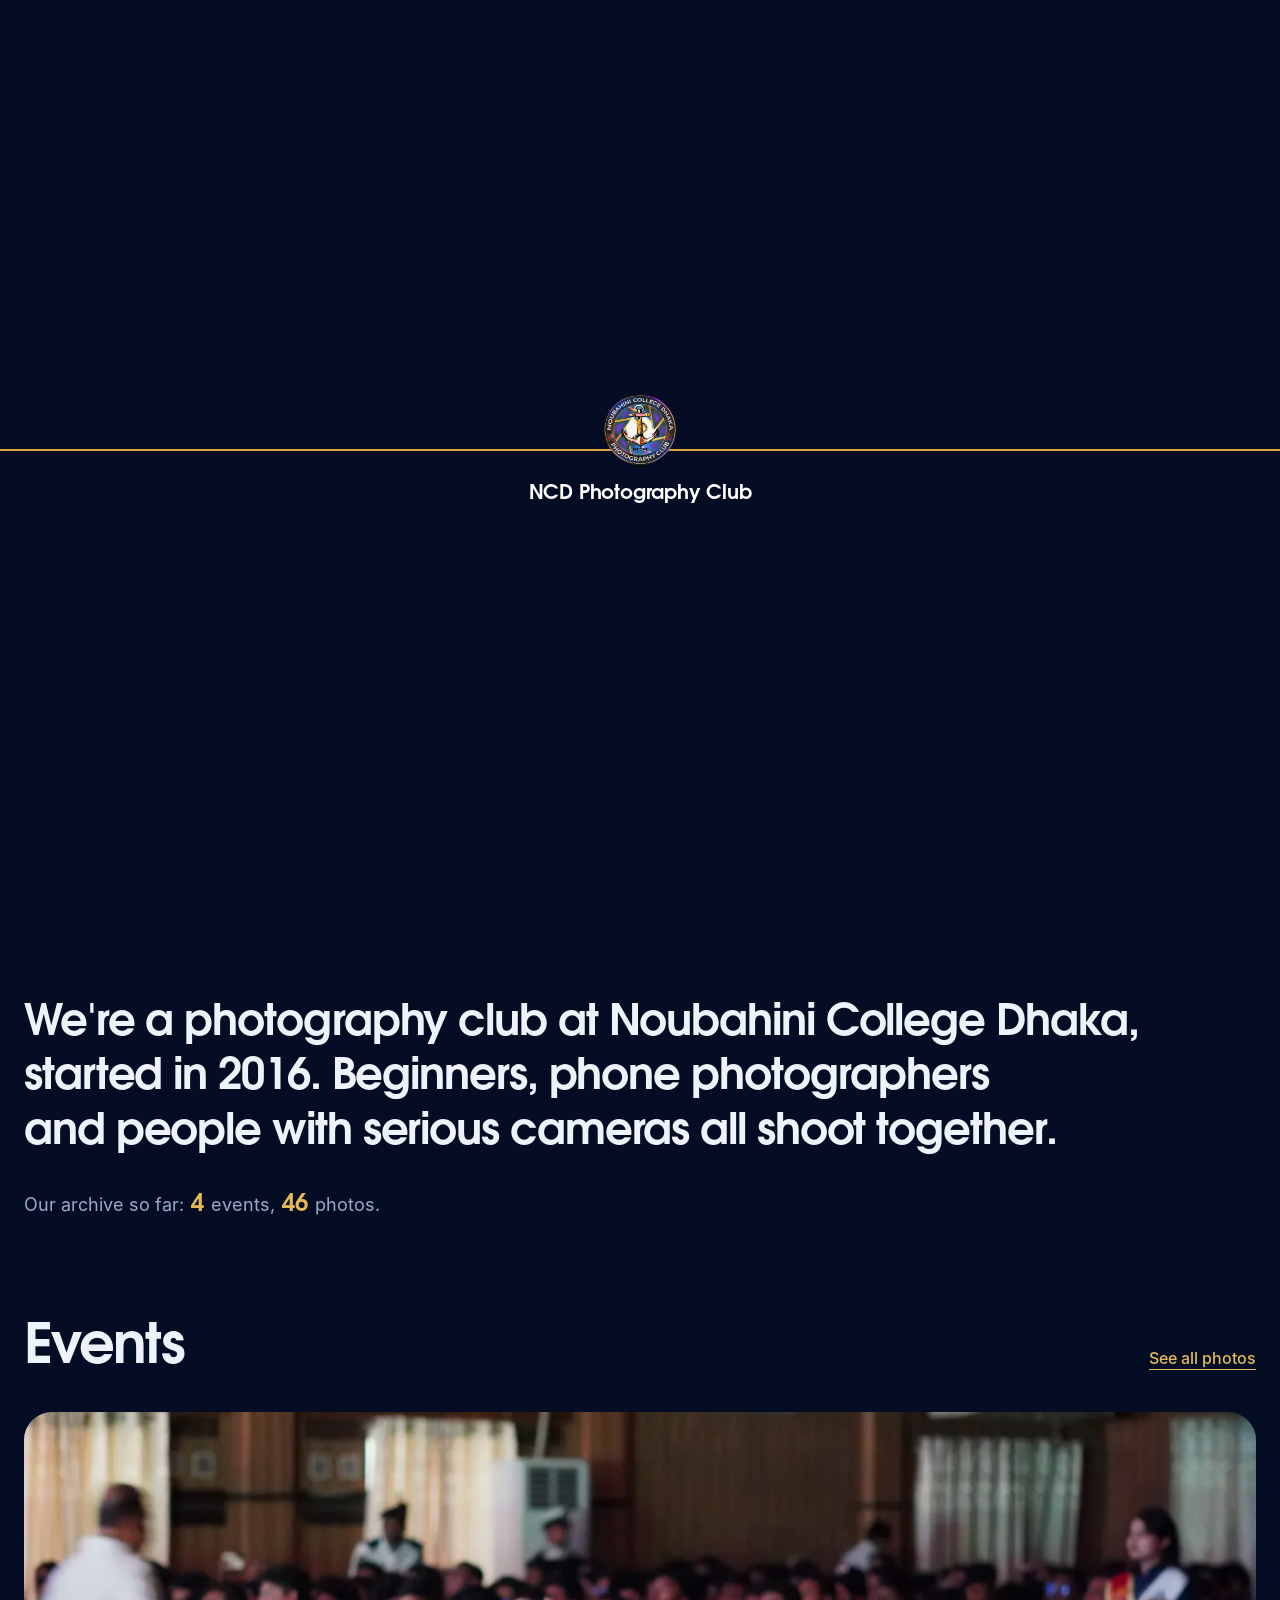
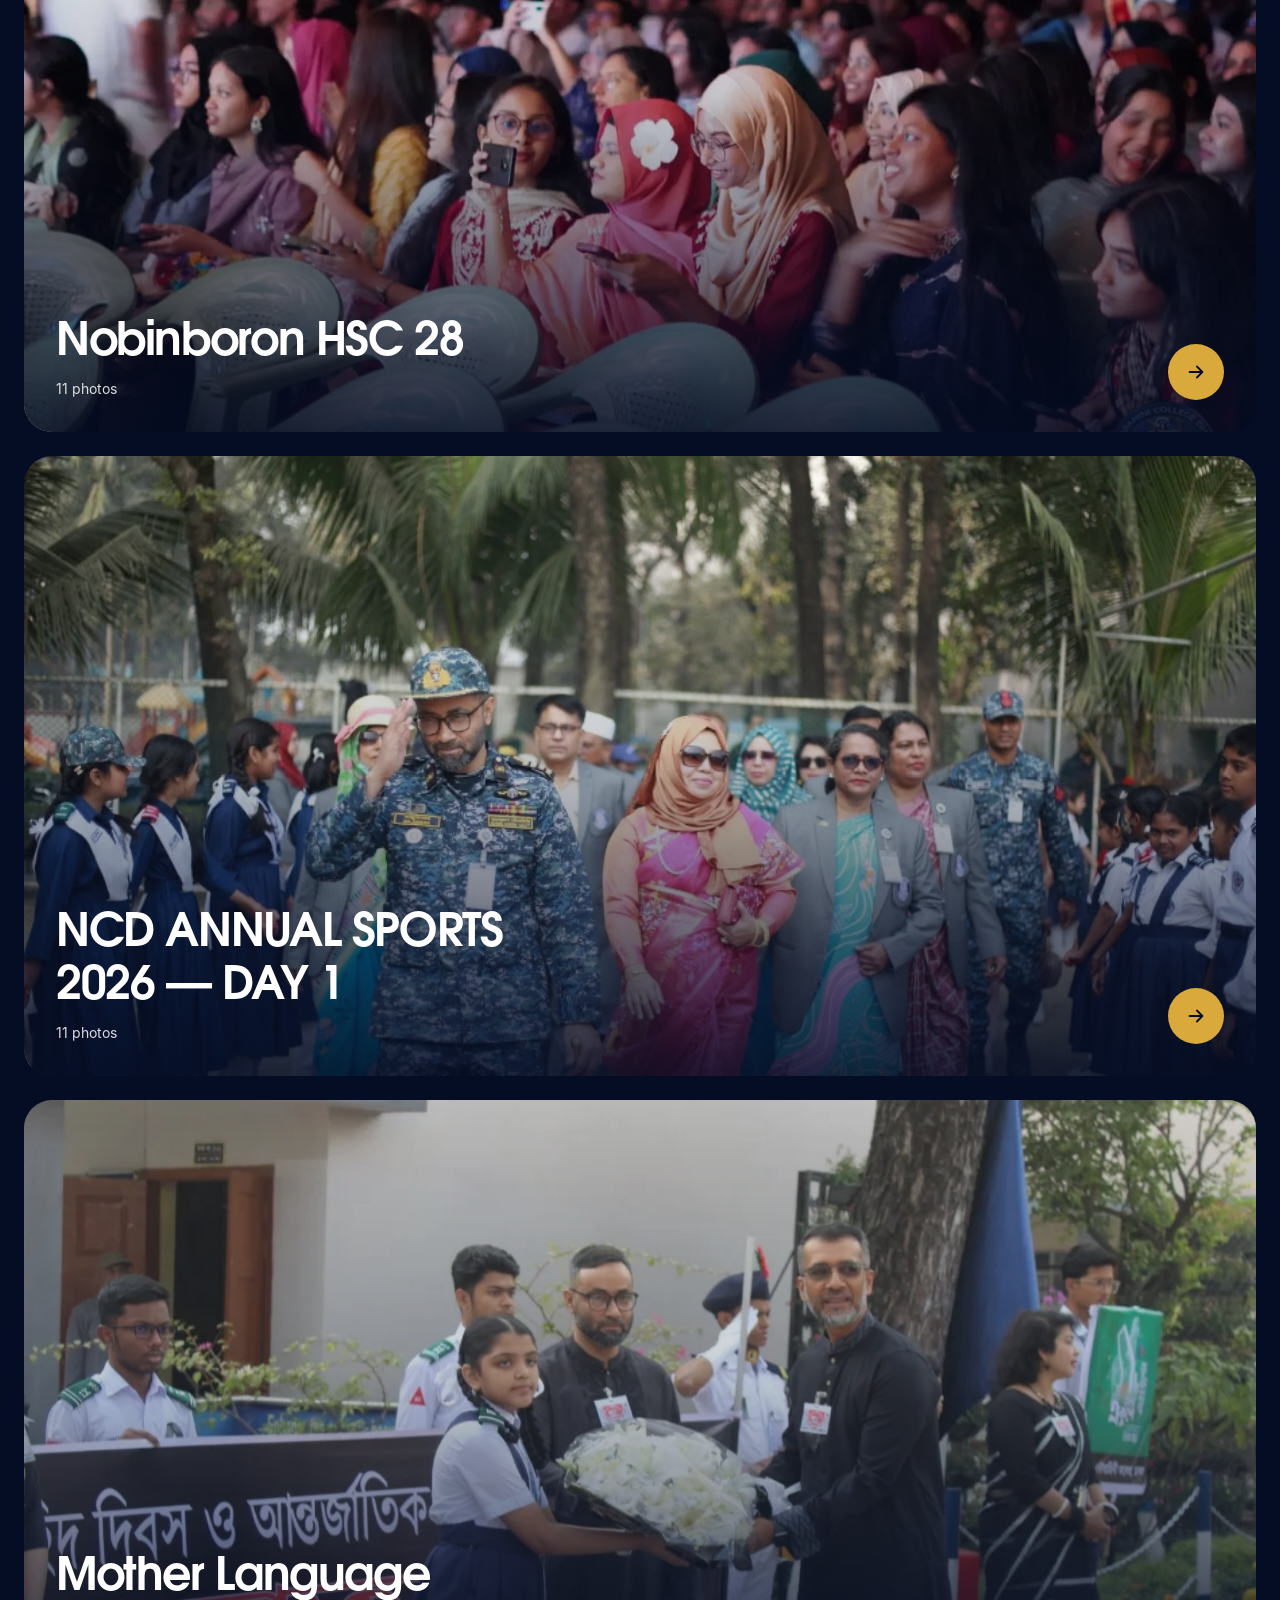
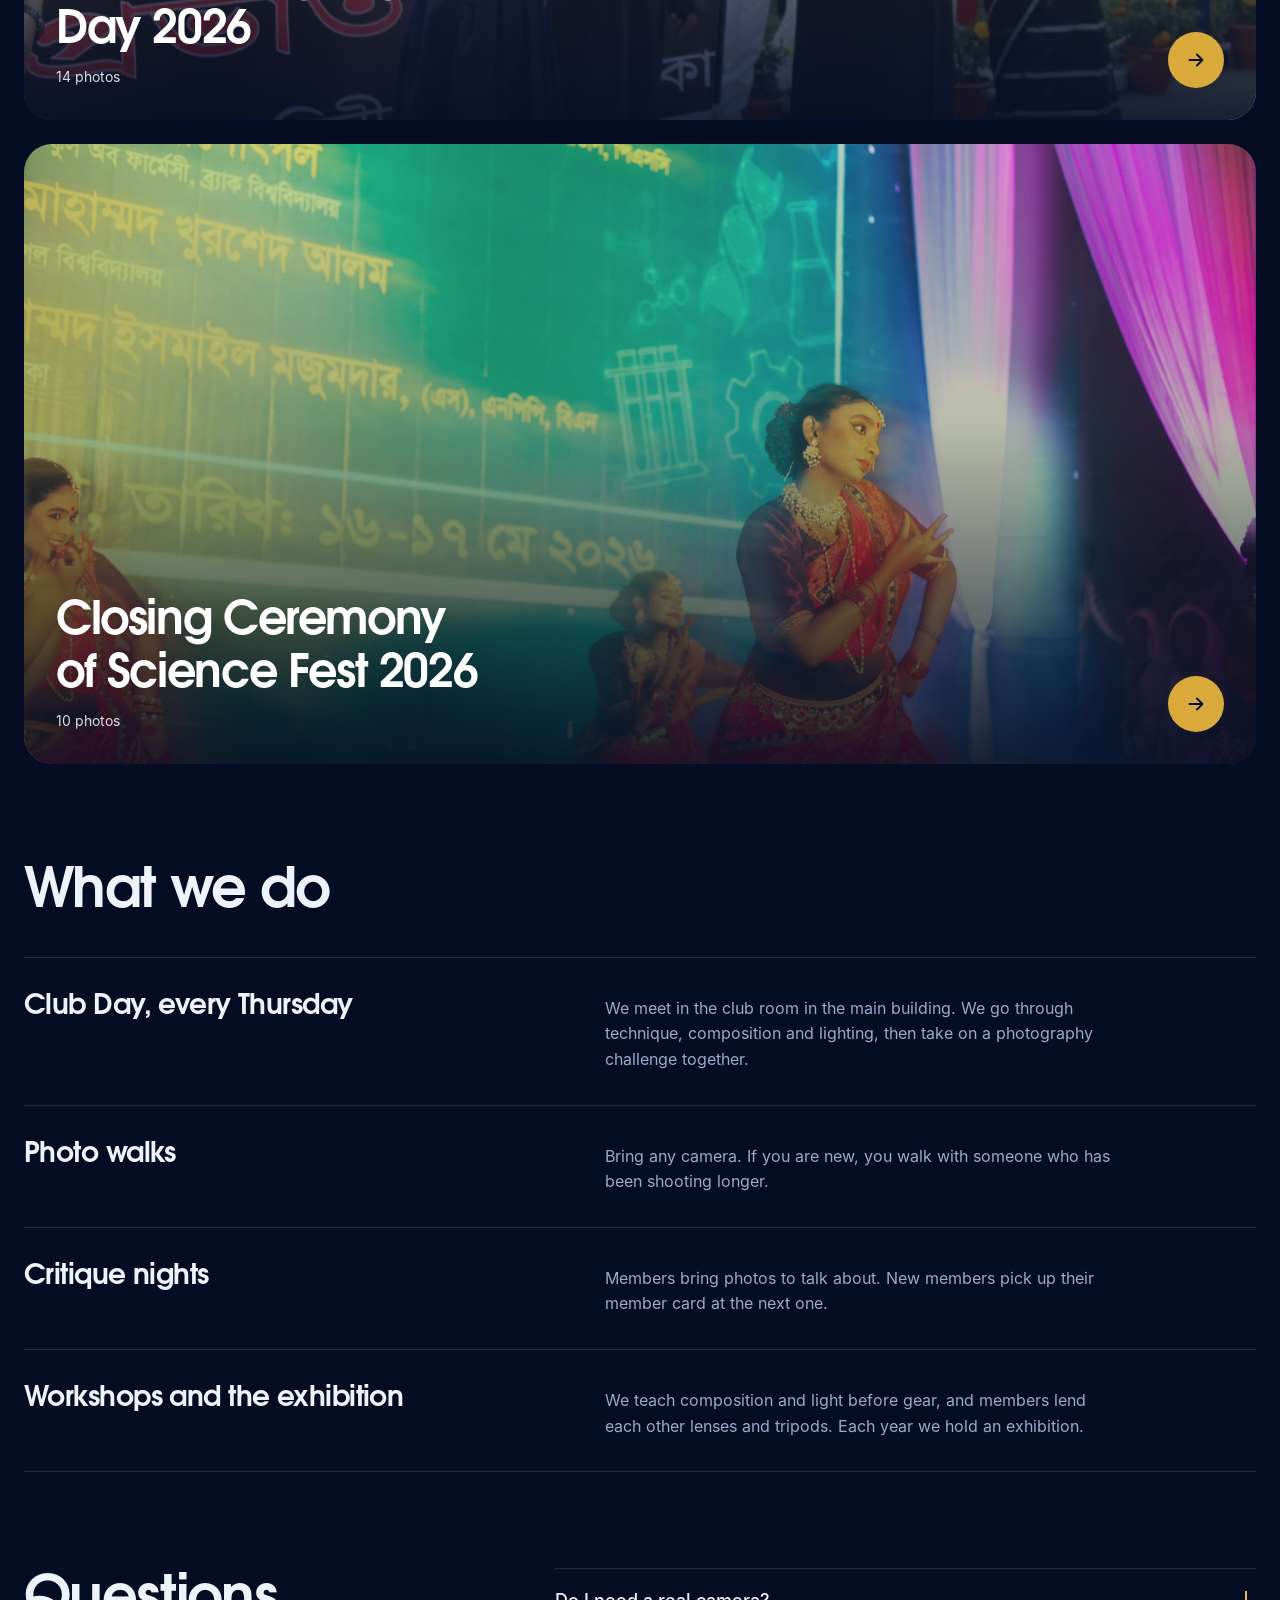
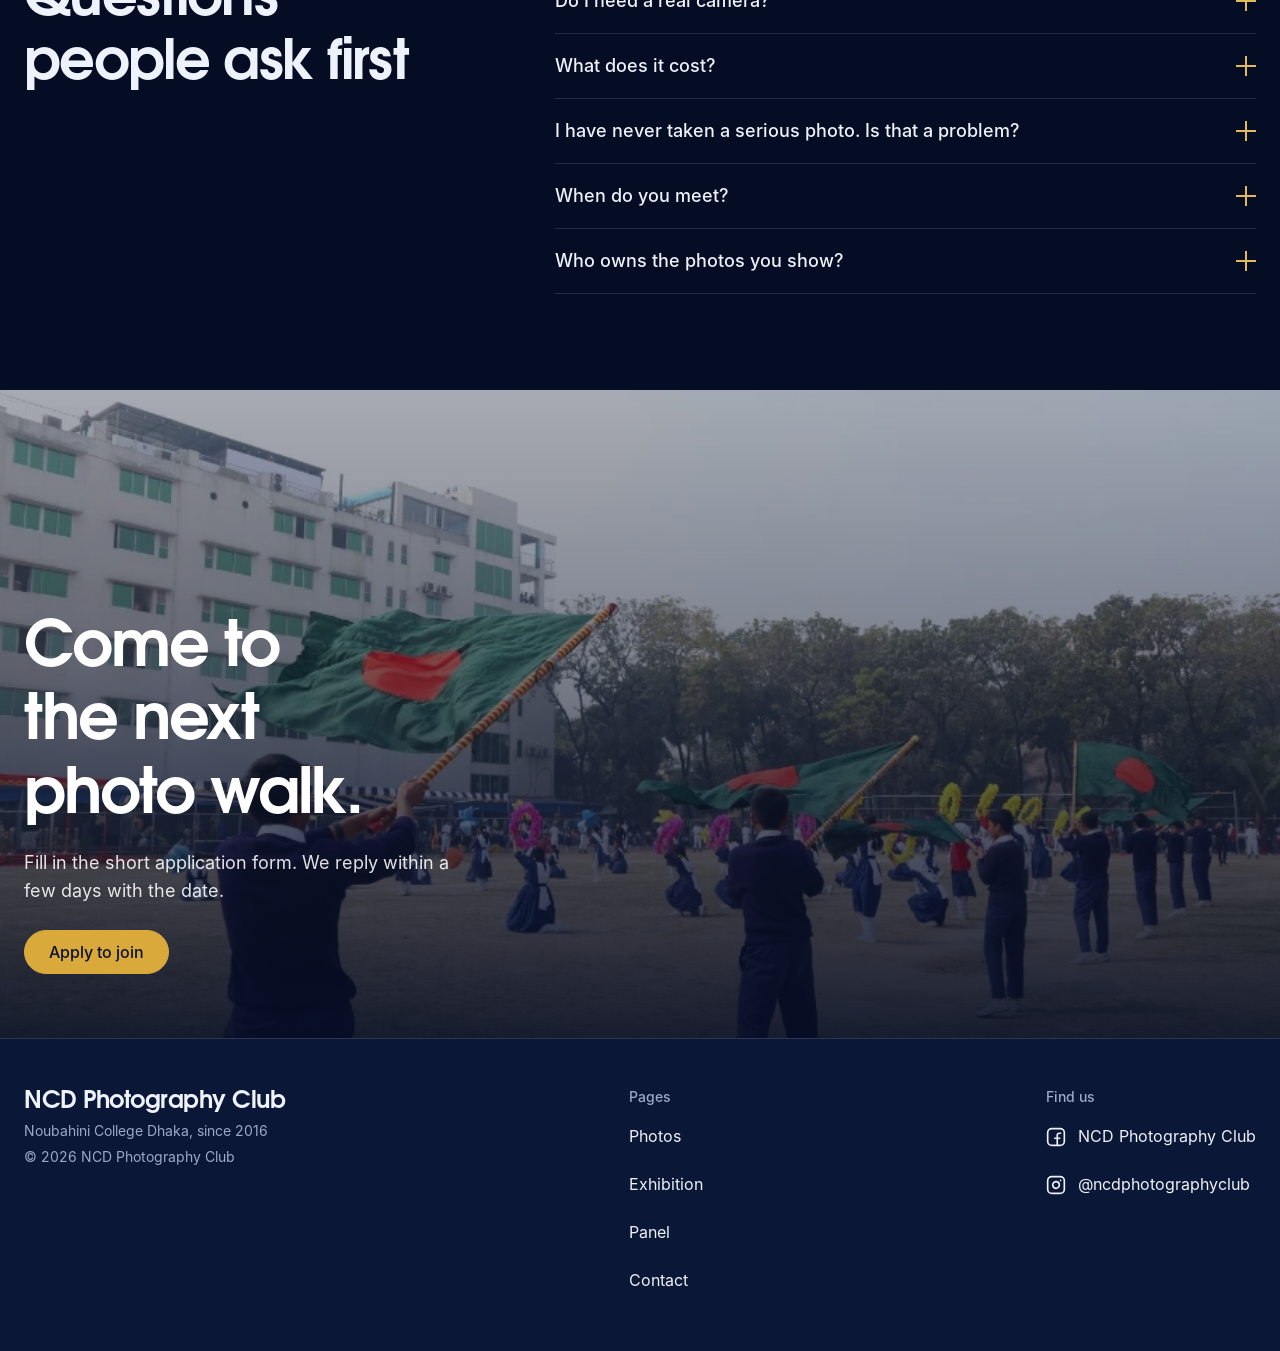
<file: index.html>
<!doctype html>
<html lang="en">
<head>
<meta charset="utf-8">
<meta http-equiv="Content-Security-Policy" content="default-src 'self'; script-src 'self' 'sha256-YHahQ899Np576bxPAMPPDd04se82N7reMp/vlGvglVM=' 'sha256-4qaFkoutR8w0LR+8gOe/tHnJWF+cVyEmczut6/52iQc='; style-src 'self' 'unsafe-inline'; img-src 'self' data: https:; font-src 'self'; connect-src 'self' https://api.github.com; object-src 'none'; base-uri 'self'; form-action 'none'">
<meta name="viewport" content="width=1024">
<title>NCD Photography Club</title>
<meta name="description" content="Photography club at Noubahini College Dhaka. We meet every Thursday. Beginners and phone photographers welcome.">
<meta name="color-scheme" content="dark light">
<meta name="theme-color" content="#050D24">
<link rel="icon" href="assets/favicon.png" type="image/png">
<link rel="apple-touch-icon" href="assets/apple-touch-icon.png">
<link rel="preload" href="assets/fonts/adventor-bold.woff" as="font" type="font/woff" crossorigin>
<link rel="preload" href="assets/fonts/syne-800.woff" as="font" type="font/woff" crossorigin>
<script>(function(){var t=null;try{t=localStorage.getItem('ncd-theme')}catch(e){}document.documentElement.setAttribute('data-theme',t==='light'?'light':'dark')})();</script>
<script>(function(){try{if(!sessionStorage.getItem('ncdIntro')&&!matchMedia('(prefers-reduced-motion: reduce)').matches&&!location.hash)document.documentElement.classList.add('intro')}catch(e){}})();</script>
<link rel="stylesheet" href="assets/css/site.css?v=20261127a">
</head>
<body data-page="home">
<a class="skip" href="#main">Skip to main content</a>
<header class="top over">
  <div class="wrap bar">
    <a class="brand" href="index.html" aria-label="NCD Photography Club, home"><img src="assets/logo.png" width="40" height="40" alt=""><span>NCD Photography Club</span></a>
    <button class="menu-btn" id="menuBtn" type="button" aria-expanded="false" aria-controls="nav">Menu</button>
    <nav class="nav" id="nav" aria-label="Main">
      <a href="index.html" aria-current="page">Home</a>
      <a href="photos.html">Photos</a>
      <a href="exhibition.html">Exhibition</a>
      <a href="panel.html">Panel</a>
      <a href="contact.html">Contact</a>
      <a class="btn" href="join.html">Join the club</a>
      <button class="theme" id="theme" type="button" aria-label="Switch appearance" title="Switch appearance"><svg class="sun" viewBox="0 0 24 24" fill="none" stroke="currentColor" stroke-width="2" stroke-linecap="round" stroke-linejoin="round" aria-hidden="true" focusable="false"><circle cx="12" cy="12" r="5"/><line x1="12" y1="1" x2="12" y2="3"/><line x1="12" y1="21" x2="12" y2="23"/><line x1="4.22" y1="4.22" x2="5.64" y2="5.64"/><line x1="18.36" y1="18.36" x2="19.78" y2="19.78"/><line x1="1" y1="12" x2="3" y2="12"/><line x1="21" y1="12" x2="23" y2="12"/><line x1="4.22" y1="19.78" x2="5.64" y2="18.36"/><line x1="18.36" y1="5.64" x2="19.78" y2="4.22"/></svg><svg class="moon" viewBox="0 0 24 24" fill="none" stroke="currentColor" stroke-width="2" stroke-linecap="round" stroke-linejoin="round" aria-hidden="true" focusable="false"><path d="M21 12.79A9 9 0 1 1 11.21 3 7 7 0 0 0 21 12.79z"/></svg></button>
      <div class="social">
        <a class="soc" href="https://www.facebook.com/profile.php?id=61572156817707" target="_blank" rel="noopener noreferrer" aria-label="NCD Photography Club on Facebook" title="Facebook"><svg viewBox="0 0 24 24" fill="none" stroke="currentColor" stroke-width="2" stroke-linecap="round" stroke-linejoin="round" aria-hidden="true" focusable="false"><rect x="2" y="2" width="20" height="20" rx="5" ry="5"/><path d="M13.5 22v-8.5V10A2.5 2.5 0 0 1 16 7.5h1.5M10.5 13.5h6"/></svg></a>
        <a class="soc" href="https://www.instagram.com/ncdphotographyclub/" target="_blank" rel="noopener noreferrer" aria-label="@ncdphotographyclub on Instagram" title="Instagram"><svg viewBox="0 0 24 24" fill="none" stroke="currentColor" stroke-width="2" stroke-linecap="round" stroke-linejoin="round" aria-hidden="true" focusable="false"><rect x="2" y="2" width="20" height="20" rx="5" ry="5"/><path d="M16 11.37A4 4 0 1 1 12.63 8 4 4 0 0 1 16 11.37z"/><line x1="17.5" y1="6.5" x2="17.51" y2="6.5"/></svg></a>
      </div>
    </nav>
  </div>
</header>

<main id="main">
<section class="hero" aria-label="Welcome">
  <div class="slides" id="slides"></div>
  <div class="curtain" aria-hidden="true"><i class="cw-t"></i><i class="cw-b"></i><i class="cw-l"></i></div>
  <div class="mark" aria-hidden="true"><img src="assets/logo.png" width="72" height="72" alt=""><span>NCD Photography Club</span></div>
  <div class="wrap hero-in">
    <div class="hero-copy">
      <p class="eyebrow">Photography club · all skill levels welcome</p>
      <h1><span class="ln"><span>Look</span></span> <span class="ln"><span>closer.</span></span> <span class="ln b"><span>Shoot</span></span> <span class="ln b"><span>together.</span></span></h1>
      <p class="lead">NCD Photography Club is a photography club for people who want to see better and shoot more. We walk, shoot, critique and print together, from a first phone snap to a full exhibition.</p>
      <div class="actions">
        <a class="btn" href="join.html">Join the club</a>
        <a class="pill" href="photos.html">See our photos</a>
      </div>
      <p class="fine">2026/27 membership is open</p>
    </div>
    <div class="hctl">
      <p class="hcap" aria-live="off"><a href="photos.html">Latest photos</a><span></span></p>
      <div class="segs"></div>
      <div class="hbtns">
        <button class="cbtn" id="hPrev" type="button" aria-label="Previous photo"><svg viewBox="0 0 24 24" fill="none" stroke="currentColor" stroke-width="2" stroke-linecap="round" stroke-linejoin="round" aria-hidden="true" focusable="false"><path d="M19 12H5M11 6l-6 6 6 6"/></svg></button>
        <button class="cbtn" id="hPause" type="button" aria-label="Pause slideshow" aria-pressed="false"><svg class="i-pause" viewBox="0 0 24 24" fill="currentColor" aria-hidden="true" focusable="false"><rect x="6" y="5" width="4" height="14" rx="1"/><rect x="14" y="5" width="4" height="14" rx="1"/></svg><svg class="i-play" viewBox="0 0 24 24" fill="currentColor" aria-hidden="true" focusable="false"><path d="M8 5.5v13a1 1 0 0 0 1.5.86l10-6.5a1 1 0 0 0 0-1.72l-10-6.5A1 1 0 0 0 8 5.5z"/></svg></button>
        <button class="cbtn" id="hNext" type="button" aria-label="Next photo"><svg viewBox="0 0 24 24" fill="none" stroke="currentColor" stroke-width="2" stroke-linecap="round" stroke-linejoin="round" aria-hidden="true" focusable="false"><path d="M5 12h14M13 6l6 6-6 6"/></svg></button>
      </div>
    </div>
  </div>
</section>

<section class="block">
  <div class="wrap say">
    <p class="say-text">We're a photography club at Noubahini College Dhaka, started in 2016. Beginners, phone photographers and people with serious cameras all shoot together.</p>
    <p class="say-count">Our archive so far: <b data-n="events">4</b> <span data-w="events">events</span>, <b data-n="photos">46</b> <span data-w="photos">photos</span>.</p>
  </div>
</section>

<section class="block" id="events" style="padding-top:0">
  <div class="wrap">
    <div class="head">
      <h2>Events</h2>
      <a class="textlink" id="seeAll" href="photos.html" hidden>See all photos</a>
    </div>
    <div class="stack" id="stack"></div>
  </div>
</section>

<section class="block" style="padding-top:0">
  <div class="wrap">
    <div class="head"><h2>What we do</h2></div>
    <div class="rows">
      <div><h3>Club Day, every Thursday</h3><p>We meet in the club room in the main building. We go through technique, composition and lighting, then take on a photography challenge together.</p></div>
      <div><h3>Photo walks</h3><p>Bring any camera. If you are new, you walk with someone who has been shooting longer.</p></div>
      <div><h3>Critique nights</h3><p>Members bring photos to talk about. New members pick up their member card at the next one.</p></div>
      <div><h3>Workshops and the exhibition</h3><p>We teach composition and light before gear, and members lend each other lenses and tripods. Each year we hold an exhibition.</p></div>
    </div>
  </div>
</section>

<section class="block" style="padding-top:0">
  <div class="wrap faq">
    <h2>Questions people ask first</h2>
    <div class="qa">
      <details><summary>Do I need a real camera?</summary><p>No. A phone is fine for most walks and critiques. Lenses and tripods get passed around between members, and we start with composition and light before talking about gear.</p></details>
      <details><summary>What does it cost?</summary><p>Nothing. Membership is free, and there are no annual or hidden fees.</p></details>
      <details><summary>I have never taken a serious photo. Is that a problem?</summary><p>No. Most members started the same way, and on walks you are paired with someone more experienced.</p></details>
      <details><summary>When do you meet?</summary><p>On Thursdays, in the club room in the main building. We call it Club Day.</p></details>
      <details><summary>Who owns the photos you show?</summary><p>The photographer does. We ask before using anyone's photo on this site, in print or on social media.</p></details>
    </div>
  </div>
</section>

<section class="cta">
  <img id="ctaImg" alt="" hidden>
  <div class="wrap">
    <div class="cta-in">
      <h2>Come to the next photo walk.</h2>
      <p>Fill in the short application form. We reply within a few days with the date.</p>
      <div class="actions"><a class="btn" href="join.html">Apply to join</a></div>
    </div>
  </div>
</section>
</main>

<footer class="foot">
  <div class="wrap foot-in">
    <div>
      <span class="foot-name">NCD Photography Club</span>
      <small>Noubahini College Dhaka, since 2016</small>
      <small>© 2026 NCD Photography Club</small>
    </div>
    <div>
      <h4>Pages</h4>
      <a href="photos.html">Photos</a><a href="exhibition.html">Exhibition</a><a href="panel.html">Panel</a><a href="contact.html">Contact</a>
    </div>
    <div>
      <h4>Find us</h4>
      <a href="https://www.facebook.com/profile.php?id=61572156817707" target="_blank" rel="noopener noreferrer"><svg viewBox="0 0 24 24" fill="none" stroke="currentColor" stroke-width="2" stroke-linecap="round" stroke-linejoin="round" aria-hidden="true" focusable="false"><rect x="2" y="2" width="20" height="20" rx="5" ry="5"/><path d="M13.5 22v-8.5V10A2.5 2.5 0 0 1 16 7.5h1.5M10.5 13.5h6"/></svg><span>NCD Photography Club</span></a>
      <a href="https://www.instagram.com/ncdphotographyclub/" target="_blank" rel="noopener noreferrer"><svg viewBox="0 0 24 24" fill="none" stroke="currentColor" stroke-width="2" stroke-linecap="round" stroke-linejoin="round" aria-hidden="true" focusable="false"><rect x="2" y="2" width="20" height="20" rx="5" ry="5"/><path d="M16 11.37A4 4 0 1 1 12.63 8 4 4 0 0 1 16 11.37z"/><line x1="17.5" y1="6.5" x2="17.51" y2="6.5"/></svg><span>@ncdphotographyclub</span></a>
    </div>
  </div>
</footer>

<script src="assets/js/events.js?v=20261127a"></script><script src="assets/js/core.js?v=20261127a"></script>
<script src="assets/js/motion.js?v=20261127a"></script>
<script src="assets/js/pages.js?v=20261127a"></script>
</body>
</html>
</file>
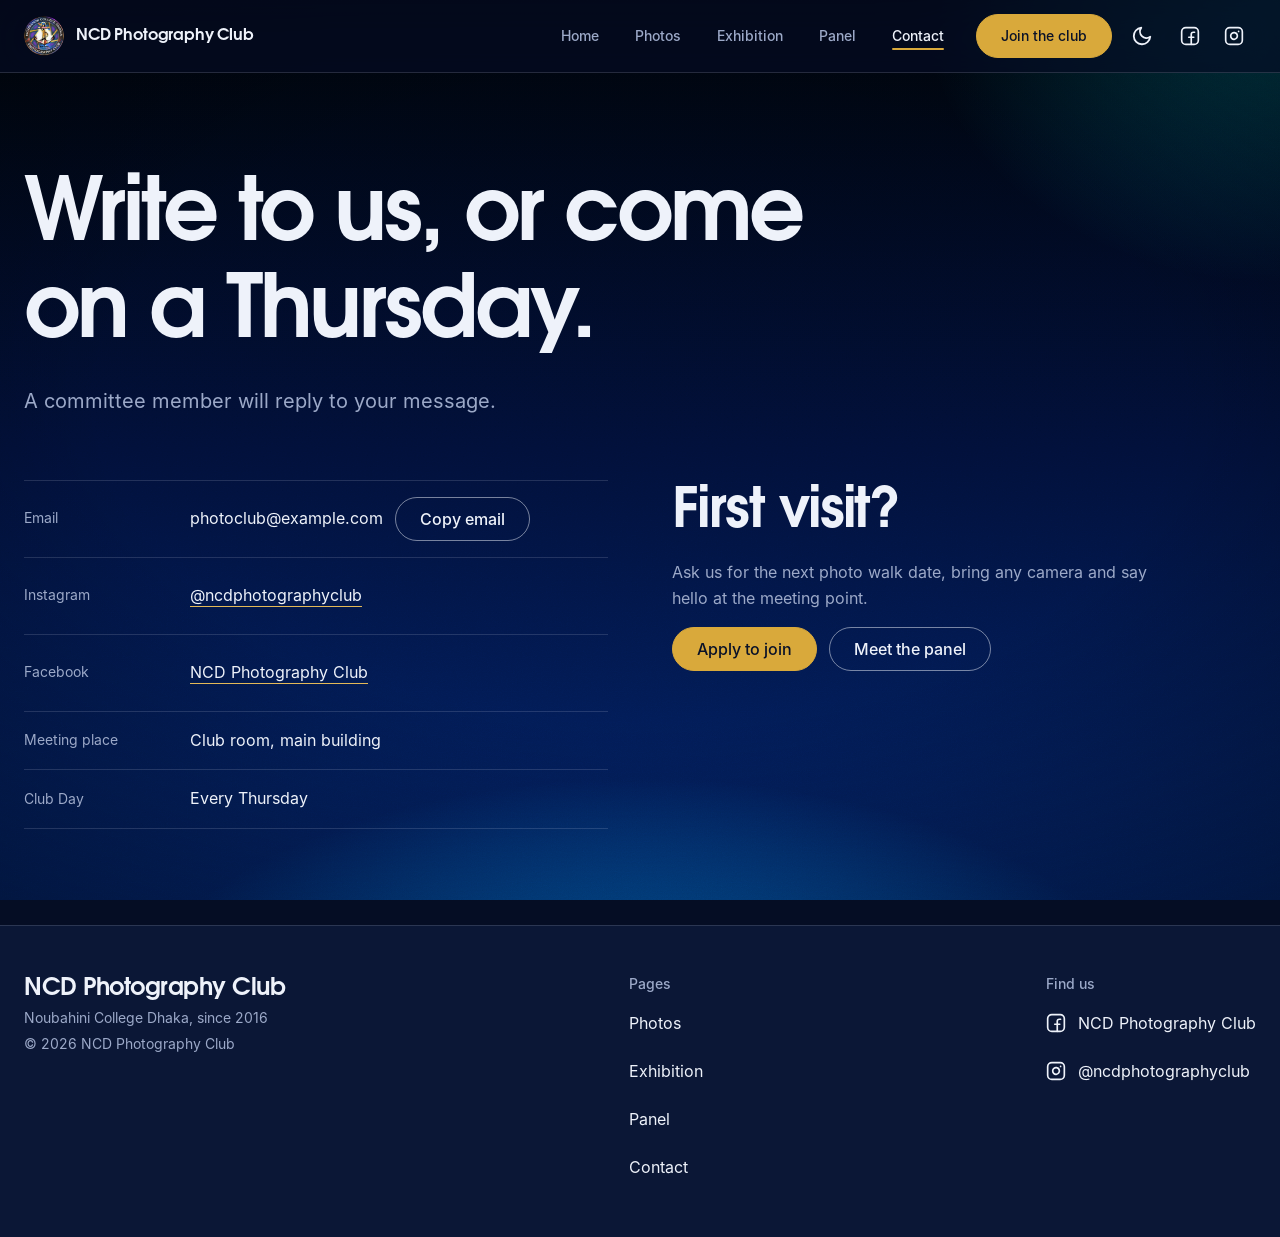
<file: contact.html>
<!doctype html>
<html lang="en">
<head>
<meta charset="utf-8">
<meta http-equiv="Content-Security-Policy" content="default-src 'self'; script-src 'self' 'sha256-YHahQ899Np576bxPAMPPDd04se82N7reMp/vlGvglVM='; style-src 'self' 'unsafe-inline'; img-src 'self' data: https:; font-src 'self'; connect-src 'self' https://api.github.com; object-src 'none'; base-uri 'self'; form-action 'none'">
<meta name="viewport" content="width=1024">
<title>Contact | NCD Photography Club</title>
<meta name="description" content="Email, social accounts and meeting details for NCD Photography Club.">
<meta name="color-scheme" content="dark light">
<meta name="theme-color" content="#050D24">
<link rel="icon" href="assets/favicon.png" type="image/png">
<link rel="apple-touch-icon" href="assets/apple-touch-icon.png">
<link rel="preload" href="assets/fonts/adventor-bold.woff" as="font" type="font/woff" crossorigin>
<link rel="preload" href="assets/fonts/syne-800.woff" as="font" type="font/woff" crossorigin>
<script>(function(){var t=null;try{t=localStorage.getItem('ncd-theme')}catch(e){}document.documentElement.setAttribute('data-theme',t==='light'?'light':'dark')})();</script>
<link rel="stylesheet" href="assets/css/site.css?v=20261127a">
</head>
<body data-page="contact">
<a class="skip" href="#main">Skip to main content</a>
<header class="top">
  <div class="wrap bar">
    <a class="brand" href="index.html" aria-label="NCD Photography Club, home"><img src="assets/logo.png" width="40" height="40" alt=""><span>NCD Photography Club</span></a>
    <button class="menu-btn" id="menuBtn" type="button" aria-expanded="false" aria-controls="nav">Menu</button>
    <nav class="nav" id="nav" aria-label="Main">
      <a href="index.html">Home</a>
      <a href="photos.html">Photos</a>
      <a href="exhibition.html">Exhibition</a>
      <a href="panel.html">Panel</a>
      <a href="contact.html" aria-current="page">Contact</a>
      <a class="btn" href="join.html">Join the club</a>
      <button class="theme" id="theme" type="button" aria-label="Switch appearance" title="Switch appearance"><svg class="sun" viewBox="0 0 24 24" fill="none" stroke="currentColor" stroke-width="2" stroke-linecap="round" stroke-linejoin="round" aria-hidden="true" focusable="false"><circle cx="12" cy="12" r="5"/><line x1="12" y1="1" x2="12" y2="3"/><line x1="12" y1="21" x2="12" y2="23"/><line x1="4.22" y1="4.22" x2="5.64" y2="5.64"/><line x1="18.36" y1="18.36" x2="19.78" y2="19.78"/><line x1="1" y1="12" x2="3" y2="12"/><line x1="21" y1="12" x2="23" y2="12"/><line x1="4.22" y1="19.78" x2="5.64" y2="18.36"/><line x1="18.36" y1="5.64" x2="19.78" y2="4.22"/></svg><svg class="moon" viewBox="0 0 24 24" fill="none" stroke="currentColor" stroke-width="2" stroke-linecap="round" stroke-linejoin="round" aria-hidden="true" focusable="false"><path d="M21 12.79A9 9 0 1 1 11.21 3 7 7 0 0 0 21 12.79z"/></svg></button>
      <div class="social">
        <a class="soc" href="https://www.facebook.com/profile.php?id=61572156817707" target="_blank" rel="noopener noreferrer" aria-label="NCD Photography Club on Facebook" title="Facebook"><svg viewBox="0 0 24 24" fill="none" stroke="currentColor" stroke-width="2" stroke-linecap="round" stroke-linejoin="round" aria-hidden="true" focusable="false"><rect x="2" y="2" width="20" height="20" rx="5" ry="5"/><path d="M13.5 22v-8.5V10A2.5 2.5 0 0 1 16 7.5h1.5M10.5 13.5h6"/></svg></a>
        <a class="soc" href="https://www.instagram.com/ncdphotographyclub/" target="_blank" rel="noopener noreferrer" aria-label="@ncdphotographyclub on Instagram" title="Instagram"><svg viewBox="0 0 24 24" fill="none" stroke="currentColor" stroke-width="2" stroke-linecap="round" stroke-linejoin="round" aria-hidden="true" focusable="false"><rect x="2" y="2" width="20" height="20" rx="5" ry="5"/><path d="M16 11.37A4 4 0 1 1 12.63 8 4 4 0 0 1 16 11.37z"/><line x1="17.5" y1="6.5" x2="17.51" y2="6.5"/></svg></a>
      </div>
    </nav>
  </div>
</header>

<main id="main">
<section class="page-head">
  <div class="wrap">
    <h1>Write to us, or come on a Thursday.</h1>
    <p class="lead">A committee member will reply to your message.</p>
  </div>
</section>
<section class="block" style="padding-top:var(--s8)">
  <div class="wrap split">
    <dl class="facts">
      <div><dt>Email</dt><dd class="copy-row"><span id="mail">photoclub@example.com</span><button class="pill" type="button" data-copy="#mail">Copy email</button><span class="said" aria-live="polite"></span></dd></div>
      <div><dt>Instagram</dt><dd><a href="https://www.instagram.com/ncdphotographyclub/" target="_blank" rel="noopener noreferrer">@ncdphotographyclub</a></dd></div>
      <div><dt>Facebook</dt><dd><a href="https://www.facebook.com/profile.php?id=61572156817707" target="_blank" rel="noopener noreferrer">NCD Photography Club</a></dd></div>
      <div><dt>Meeting place</dt><dd>Club room, main building</dd></div>
      <div><dt>Club Day</dt><dd>Every Thursday</dd></div>
    </dl>
    <div class="side">
      <h2>First visit?</h2>
      <p>Ask us for the next photo walk date, bring any camera and say hello at the meeting point.</p>
      <div class="actions"><a class="btn" href="join.html">Apply to join</a><a class="pill" href="panel.html">Meet the panel</a></div>
    </div>
  </div>
</section>
</main>

<footer class="foot">
  <div class="wrap foot-in">
    <div>
      <span class="foot-name">NCD Photography Club</span>
      <small>Noubahini College Dhaka, since 2016</small>
      <small>© 2026 NCD Photography Club</small>
    </div>
    <div>
      <h4>Pages</h4>
      <a href="photos.html">Photos</a><a href="exhibition.html">Exhibition</a><a href="panel.html">Panel</a><a href="contact.html">Contact</a>
    </div>
    <div>
      <h4>Find us</h4>
      <a href="https://www.facebook.com/profile.php?id=61572156817707" target="_blank" rel="noopener noreferrer"><svg viewBox="0 0 24 24" fill="none" stroke="currentColor" stroke-width="2" stroke-linecap="round" stroke-linejoin="round" aria-hidden="true" focusable="false"><rect x="2" y="2" width="20" height="20" rx="5" ry="5"/><path d="M13.5 22v-8.5V10A2.5 2.5 0 0 1 16 7.5h1.5M10.5 13.5h6"/></svg><span>NCD Photography Club</span></a>
      <a href="https://www.instagram.com/ncdphotographyclub/" target="_blank" rel="noopener noreferrer"><svg viewBox="0 0 24 24" fill="none" stroke="currentColor" stroke-width="2" stroke-linecap="round" stroke-linejoin="round" aria-hidden="true" focusable="false"><rect x="2" y="2" width="20" height="20" rx="5" ry="5"/><path d="M16 11.37A4 4 0 1 1 12.63 8 4 4 0 0 1 16 11.37z"/><line x1="17.5" y1="6.5" x2="17.51" y2="6.5"/></svg><span>@ncdphotographyclub</span></a>
    </div>
  </div>
</footer>

<script src="assets/js/core.js?v=20261127a"></script>
<script src="assets/js/motion.js?v=20261127a"></script>
<script src="assets/js/pages.js?v=20261127a"></script>
</body>
</html>
</file>
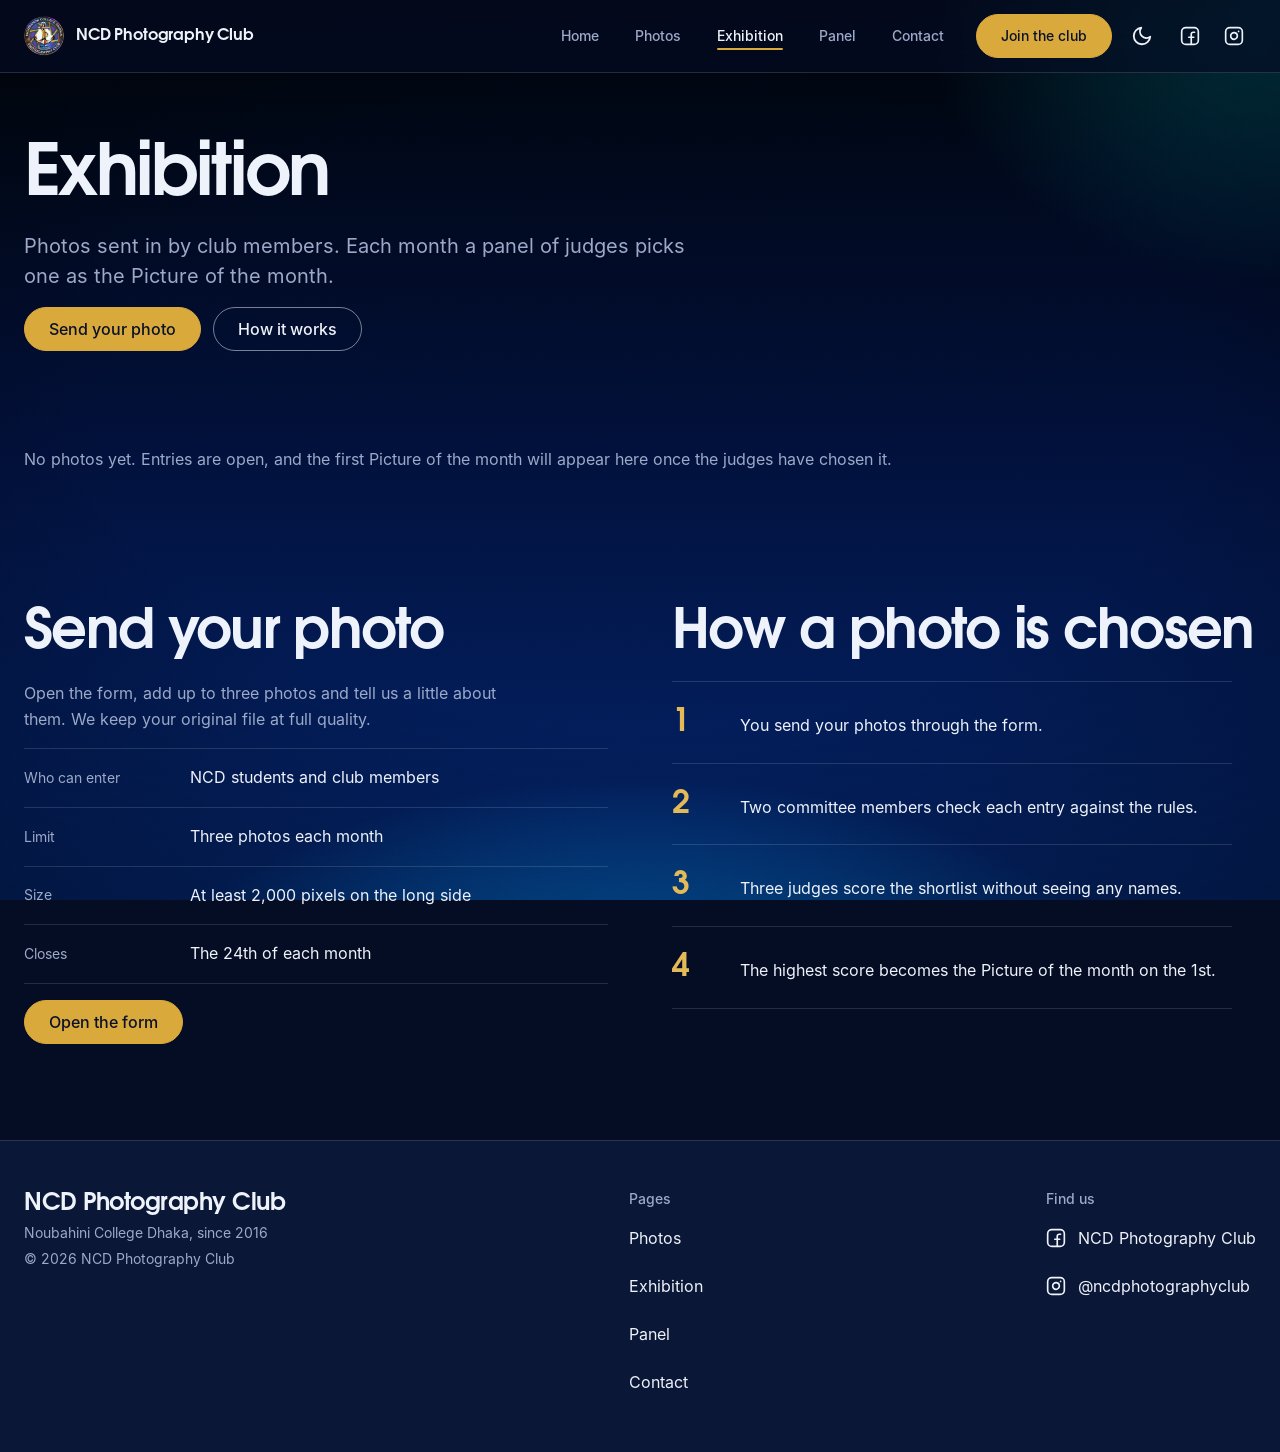
<file: exhibition.html>
<!doctype html>
<html lang="en">
<head>
<meta charset="utf-8">
<meta http-equiv="Content-Security-Policy" content="default-src 'self'; script-src 'self' 'sha256-YHahQ899Np576bxPAMPPDd04se82N7reMp/vlGvglVM='; style-src 'self' 'unsafe-inline'; img-src 'self' data: https:; font-src 'self'; connect-src 'self' https://api.github.com; object-src 'none'; base-uri 'self'; form-action 'none'">
<meta name="viewport" content="width=1024">
<title>Exhibition | NCD Photography Club</title>
<meta name="description" content="Member photos and the Picture of the month at NCD Photography Club.">
<meta name="color-scheme" content="dark light">
<meta name="theme-color" content="#050D24">
<link rel="icon" href="assets/favicon.png" type="image/png">
<link rel="apple-touch-icon" href="assets/apple-touch-icon.png">
<link rel="preload" href="assets/fonts/adventor-bold.woff" as="font" type="font/woff" crossorigin>
<link rel="preload" href="assets/fonts/syne-800.woff" as="font" type="font/woff" crossorigin>
<script>(function(){var t=null;try{t=localStorage.getItem('ncd-theme')}catch(e){}document.documentElement.setAttribute('data-theme',t==='light'?'light':'dark')})();</script>
<link rel="stylesheet" href="assets/css/site.css?v=20261127a">
</head>
<body data-page="exhibition">
<a class="skip" href="#main">Skip to main content</a>
<header class="top">
  <div class="wrap bar">
    <a class="brand" href="index.html" aria-label="NCD Photography Club, home"><img src="assets/logo.png" width="40" height="40" alt=""><span>NCD Photography Club</span></a>
    <button class="menu-btn" id="menuBtn" type="button" aria-expanded="false" aria-controls="nav">Menu</button>
    <nav class="nav" id="nav" aria-label="Main">
      <a href="index.html">Home</a>
      <a href="photos.html">Photos</a>
      <a href="exhibition.html" aria-current="page">Exhibition</a>
      <a href="panel.html">Panel</a>
      <a href="contact.html">Contact</a>
      <a class="btn" href="join.html">Join the club</a>
      <button class="theme" id="theme" type="button" aria-label="Switch appearance" title="Switch appearance"><svg class="sun" viewBox="0 0 24 24" fill="none" stroke="currentColor" stroke-width="2" stroke-linecap="round" stroke-linejoin="round" aria-hidden="true" focusable="false"><circle cx="12" cy="12" r="5"/><line x1="12" y1="1" x2="12" y2="3"/><line x1="12" y1="21" x2="12" y2="23"/><line x1="4.22" y1="4.22" x2="5.64" y2="5.64"/><line x1="18.36" y1="18.36" x2="19.78" y2="19.78"/><line x1="1" y1="12" x2="3" y2="12"/><line x1="21" y1="12" x2="23" y2="12"/><line x1="4.22" y1="19.78" x2="5.64" y2="18.36"/><line x1="18.36" y1="5.64" x2="19.78" y2="4.22"/></svg><svg class="moon" viewBox="0 0 24 24" fill="none" stroke="currentColor" stroke-width="2" stroke-linecap="round" stroke-linejoin="round" aria-hidden="true" focusable="false"><path d="M21 12.79A9 9 0 1 1 11.21 3 7 7 0 0 0 21 12.79z"/></svg></button>
      <div class="social">
        <a class="soc" href="https://www.facebook.com/profile.php?id=61572156817707" target="_blank" rel="noopener noreferrer" aria-label="NCD Photography Club on Facebook" title="Facebook"><svg viewBox="0 0 24 24" fill="none" stroke="currentColor" stroke-width="2" stroke-linecap="round" stroke-linejoin="round" aria-hidden="true" focusable="false"><rect x="2" y="2" width="20" height="20" rx="5" ry="5"/><path d="M13.5 22v-8.5V10A2.5 2.5 0 0 1 16 7.5h1.5M10.5 13.5h6"/></svg></a>
        <a class="soc" href="https://www.instagram.com/ncdphotographyclub/" target="_blank" rel="noopener noreferrer" aria-label="@ncdphotographyclub on Instagram" title="Instagram"><svg viewBox="0 0 24 24" fill="none" stroke="currentColor" stroke-width="2" stroke-linecap="round" stroke-linejoin="round" aria-hidden="true" focusable="false"><rect x="2" y="2" width="20" height="20" rx="5" ry="5"/><path d="M16 11.37A4 4 0 1 1 12.63 8 4 4 0 0 1 16 11.37z"/><line x1="17.5" y1="6.5" x2="17.51" y2="6.5"/></svg></a>
      </div>
    </nav>
  </div>
</header>

<main id="main">
<section class="page-head">
  <div class="wrap">
    <h1>Exhibition</h1>
    <p class="lead">Photos sent in by club members. Each month a panel of judges picks one as the Picture of the month.</p>
    <div class="actions"><a class="btn" data-send href="#send">Send your photo</a><a class="pill" href="#how">How it works</a></div>
    <p class="xnote" id="xnote" hidden></p>
  </div>
</section>
<section class="block" style="padding-top:var(--s8)">
  <div class="wrap">
    <div class="chips" id="xchips" role="group" aria-label="Choose a month"></div>
    <div id="feature" aria-live="polite"></div>
    <noscript><p class="empty">Turn on JavaScript to see the exhibition.</p></noscript>
  </div>
</section>
<section class="block" style="padding-top:0">
  <div class="wrap">
    <div class="head"><h2>All entries</h2><p class="count" id="xcount"></p></div>
    <div class="grid" id="xgrid"></div>
  </div>
</section>
<section class="block" id="send" style="padding-top:0">
  <div class="wrap split">
    <div class="side">
      <h2>Send your photo</h2>
      <p>Open the form, add up to three photos and tell us a little about them. We keep your original file at full quality.</p>
      <dl class="facts" style="width:100%">
        <div><dt>Who can enter</dt><dd>NCD students and club members</dd></div>
        <div><dt>Limit</dt><dd>Three photos each month</dd></div>
        <div><dt>Size</dt><dd>At least 2,000 pixels on the long side</dd></div>
        <div><dt>Closes</dt><dd id="xclose">The 24th of each month</dd></div>
      </dl>
      <div class="actions"><a class="btn" data-send href="#send" id="sendBtn">Open the form</a></div>
      <p class="said" id="xform" hidden></p>
    </div>
    <div class="side" id="how">
      <h2>How a photo is chosen</h2>
      <ol class="steps">
        <li><span>You send your photos through the form.</span></li>
        <li><span>Two committee members check each entry against the rules.</span></li>
        <li><span>Three judges score the shortlist without seeing any names.</span></li>
        <li><span>The highest score becomes the Picture of the month on the 1st.</span></li>
      </ol>
    </div>
  </div>
</section>
</main>

<footer class="foot">
  <div class="wrap foot-in">
    <div>
      <span class="foot-name">NCD Photography Club</span>
      <small>Noubahini College Dhaka, since 2016</small>
      <small>© 2026 NCD Photography Club</small>
    </div>
    <div>
      <h4>Pages</h4>
      <a href="photos.html">Photos</a><a href="exhibition.html">Exhibition</a><a href="panel.html">Panel</a><a href="contact.html">Contact</a>
    </div>
    <div>
      <h4>Find us</h4>
      <a href="https://www.facebook.com/profile.php?id=61572156817707" target="_blank" rel="noopener noreferrer"><svg viewBox="0 0 24 24" fill="none" stroke="currentColor" stroke-width="2" stroke-linecap="round" stroke-linejoin="round" aria-hidden="true" focusable="false"><rect x="2" y="2" width="20" height="20" rx="5" ry="5"/><path d="M13.5 22v-8.5V10A2.5 2.5 0 0 1 16 7.5h1.5M10.5 13.5h6"/></svg><span>NCD Photography Club</span></a>
      <a href="https://www.instagram.com/ncdphotographyclub/" target="_blank" rel="noopener noreferrer"><svg viewBox="0 0 24 24" fill="none" stroke="currentColor" stroke-width="2" stroke-linecap="round" stroke-linejoin="round" aria-hidden="true" focusable="false"><rect x="2" y="2" width="20" height="20" rx="5" ry="5"/><path d="M16 11.37A4 4 0 1 1 12.63 8 4 4 0 0 1 16 11.37z"/><line x1="17.5" y1="6.5" x2="17.51" y2="6.5"/></svg><span>@ncdphotographyclub</span></a>
    </div>
  </div>
</footer>

<script src="assets/js/exhibition-data.js?v=20261127a"></script>
<script src="assets/js/core.js?v=20261127a"></script>
<script src="assets/js/motion.js?v=20261127a"></script>
<script src="assets/js/pages.js?v=20261127a"></script>
</body>
</html>
</file>
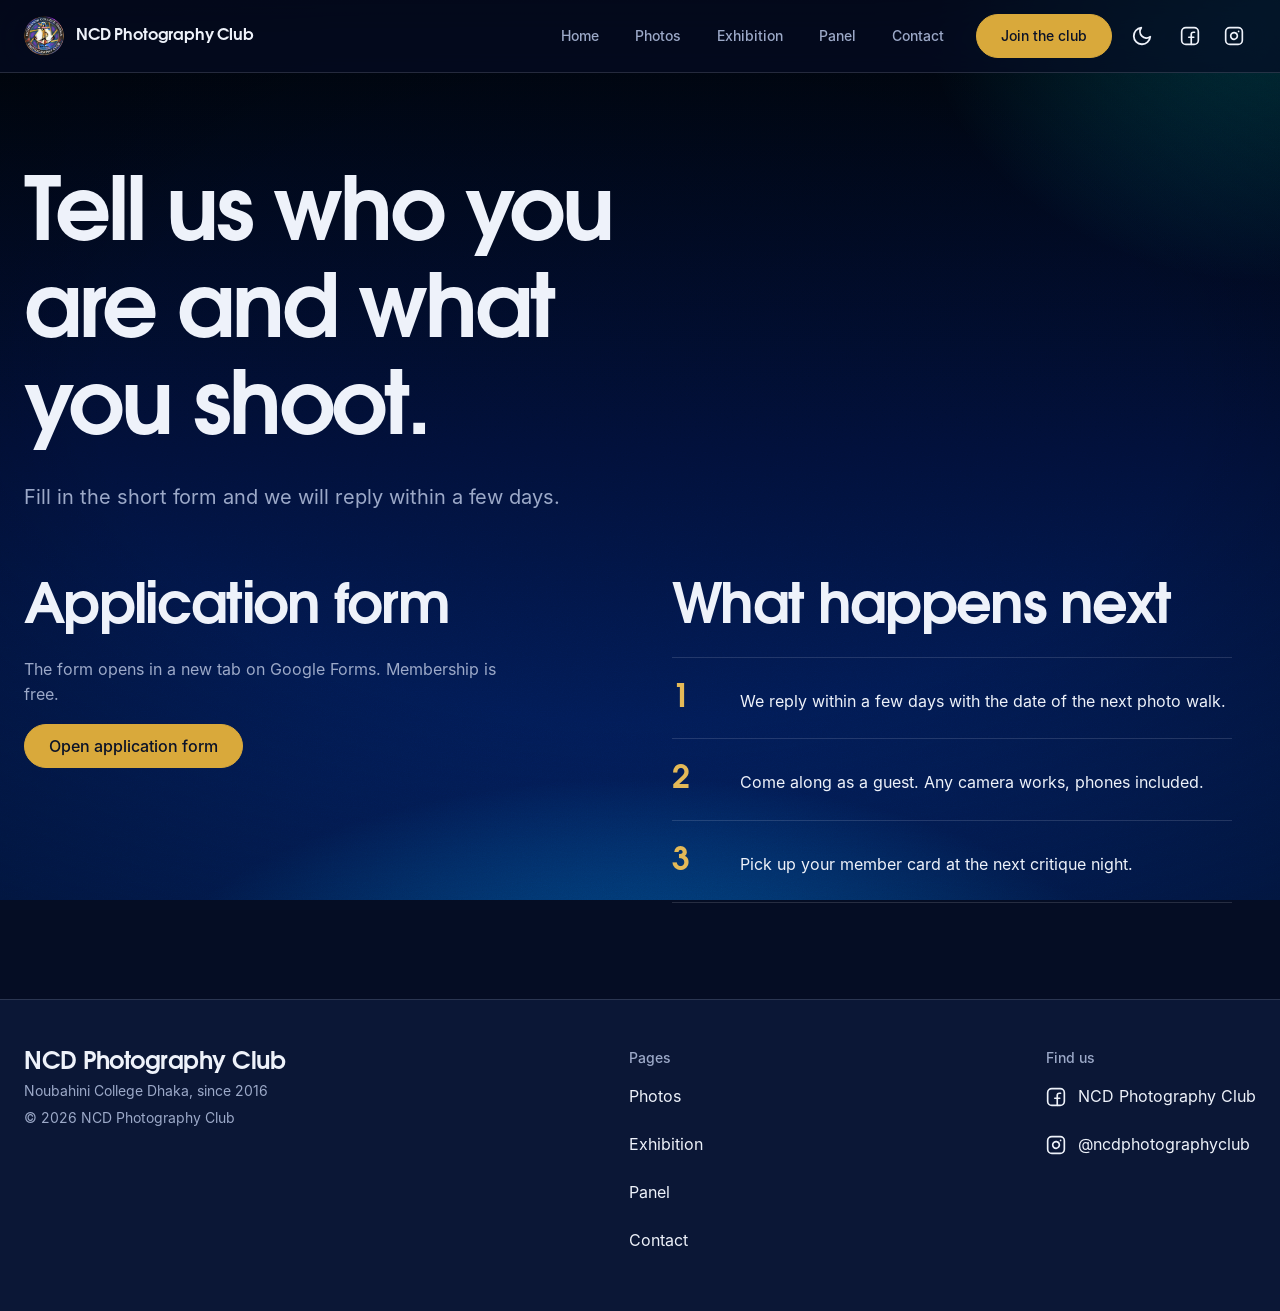
<file: join.html>
<!doctype html>
<html lang="en">
<head>
<meta charset="utf-8">
<meta http-equiv="Content-Security-Policy" content="default-src 'self'; script-src 'self' 'sha256-YHahQ899Np576bxPAMPPDd04se82N7reMp/vlGvglVM='; style-src 'self' 'unsafe-inline'; img-src 'self' data: https:; font-src 'self'; connect-src 'self' https://api.github.com; object-src 'none'; base-uri 'self'; form-action 'none'">
<meta name="viewport" content="width=1024">
<title>Join the club | NCD Photography Club</title>
<meta name="description" content="Apply to join NCD Photography Club.">
<meta name="color-scheme" content="dark light">
<meta name="theme-color" content="#050D24">
<link rel="icon" href="assets/favicon.png" type="image/png">
<link rel="apple-touch-icon" href="assets/apple-touch-icon.png">
<link rel="preload" href="assets/fonts/adventor-bold.woff" as="font" type="font/woff" crossorigin>
<link rel="preload" href="assets/fonts/syne-800.woff" as="font" type="font/woff" crossorigin>
<script>(function(){var t=null;try{t=localStorage.getItem('ncd-theme')}catch(e){}document.documentElement.setAttribute('data-theme',t==='light'?'light':'dark')})();</script>
<link rel="stylesheet" href="assets/css/site.css?v=20261127a">
</head>
<body data-page="join">
<a class="skip" href="#main">Skip to main content</a>
<header class="top">
  <div class="wrap bar">
    <a class="brand" href="index.html" aria-label="NCD Photography Club, home"><img src="assets/logo.png" width="40" height="40" alt=""><span>NCD Photography Club</span></a>
    <button class="menu-btn" id="menuBtn" type="button" aria-expanded="false" aria-controls="nav">Menu</button>
    <nav class="nav" id="nav" aria-label="Main">
      <a href="index.html">Home</a>
      <a href="photos.html">Photos</a>
      <a href="exhibition.html">Exhibition</a>
      <a href="panel.html">Panel</a>
      <a href="contact.html">Contact</a>
      <a class="btn" href="join.html" aria-current="page">Join the club</a>
      <button class="theme" id="theme" type="button" aria-label="Switch appearance" title="Switch appearance"><svg class="sun" viewBox="0 0 24 24" fill="none" stroke="currentColor" stroke-width="2" stroke-linecap="round" stroke-linejoin="round" aria-hidden="true" focusable="false"><circle cx="12" cy="12" r="5"/><line x1="12" y1="1" x2="12" y2="3"/><line x1="12" y1="21" x2="12" y2="23"/><line x1="4.22" y1="4.22" x2="5.64" y2="5.64"/><line x1="18.36" y1="18.36" x2="19.78" y2="19.78"/><line x1="1" y1="12" x2="3" y2="12"/><line x1="21" y1="12" x2="23" y2="12"/><line x1="4.22" y1="19.78" x2="5.64" y2="18.36"/><line x1="18.36" y1="5.64" x2="19.78" y2="4.22"/></svg><svg class="moon" viewBox="0 0 24 24" fill="none" stroke="currentColor" stroke-width="2" stroke-linecap="round" stroke-linejoin="round" aria-hidden="true" focusable="false"><path d="M21 12.79A9 9 0 1 1 11.21 3 7 7 0 0 0 21 12.79z"/></svg></button>
      <div class="social">
        <a class="soc" href="https://www.facebook.com/profile.php?id=61572156817707" target="_blank" rel="noopener noreferrer" aria-label="NCD Photography Club on Facebook" title="Facebook"><svg viewBox="0 0 24 24" fill="none" stroke="currentColor" stroke-width="2" stroke-linecap="round" stroke-linejoin="round" aria-hidden="true" focusable="false"><rect x="2" y="2" width="20" height="20" rx="5" ry="5"/><path d="M13.5 22v-8.5V10A2.5 2.5 0 0 1 16 7.5h1.5M10.5 13.5h6"/></svg></a>
        <a class="soc" href="https://www.instagram.com/ncdphotographyclub/" target="_blank" rel="noopener noreferrer" aria-label="@ncdphotographyclub on Instagram" title="Instagram"><svg viewBox="0 0 24 24" fill="none" stroke="currentColor" stroke-width="2" stroke-linecap="round" stroke-linejoin="round" aria-hidden="true" focusable="false"><rect x="2" y="2" width="20" height="20" rx="5" ry="5"/><path d="M16 11.37A4 4 0 1 1 12.63 8 4 4 0 0 1 16 11.37z"/><line x1="17.5" y1="6.5" x2="17.51" y2="6.5"/></svg></a>
      </div>
    </nav>
  </div>
</header>

<main id="main">
<section class="page-head">
  <div class="wrap">
    <h1>Tell us who you are and what you shoot.</h1>
    <p class="lead">Fill in the short form and we will reply within a few days.</p>
  </div>
</section>
<section class="block" style="padding-top:var(--s8)">
  <div class="wrap split">
    <div class="side">
      <h2>Application form</h2>
      <p>The form opens in a new tab on Google Forms. Membership is free.</p>
      <a class="btn" href="https://forms.gle/9qyGR4Em9jw6aNki6" target="_blank" rel="noopener noreferrer">Open application form</a>
    </div>
    <div class="side">
      <h2>What happens next</h2>
      <ol class="steps">
        <li><span>We reply within a few days with the date of the next photo walk.</span></li>
        <li><span>Come along as a guest. Any camera works, phones included.</span></li>
        <li><span>Pick up your member card at the next critique night.</span></li>
      </ol>
    </div>
  </div>
</section>
</main>

<footer class="foot">
  <div class="wrap foot-in">
    <div>
      <span class="foot-name">NCD Photography Club</span>
      <small>Noubahini College Dhaka, since 2016</small>
      <small>© 2026 NCD Photography Club</small>
    </div>
    <div>
      <h4>Pages</h4>
      <a href="photos.html">Photos</a><a href="exhibition.html">Exhibition</a><a href="panel.html">Panel</a><a href="contact.html">Contact</a>
    </div>
    <div>
      <h4>Find us</h4>
      <a href="https://www.facebook.com/profile.php?id=61572156817707" target="_blank" rel="noopener noreferrer"><svg viewBox="0 0 24 24" fill="none" stroke="currentColor" stroke-width="2" stroke-linecap="round" stroke-linejoin="round" aria-hidden="true" focusable="false"><rect x="2" y="2" width="20" height="20" rx="5" ry="5"/><path d="M13.5 22v-8.5V10A2.5 2.5 0 0 1 16 7.5h1.5M10.5 13.5h6"/></svg><span>NCD Photography Club</span></a>
      <a href="https://www.instagram.com/ncdphotographyclub/" target="_blank" rel="noopener noreferrer"><svg viewBox="0 0 24 24" fill="none" stroke="currentColor" stroke-width="2" stroke-linecap="round" stroke-linejoin="round" aria-hidden="true" focusable="false"><rect x="2" y="2" width="20" height="20" rx="5" ry="5"/><path d="M16 11.37A4 4 0 1 1 12.63 8 4 4 0 0 1 16 11.37z"/><line x1="17.5" y1="6.5" x2="17.51" y2="6.5"/></svg><span>@ncdphotographyclub</span></a>
    </div>
  </div>
</footer>

<script src="assets/js/core.js?v=20261127a"></script>
<script src="assets/js/motion.js?v=20261127a"></script>
<script src="assets/js/pages.js?v=20261127a"></script>
</body>
</html>
</file>
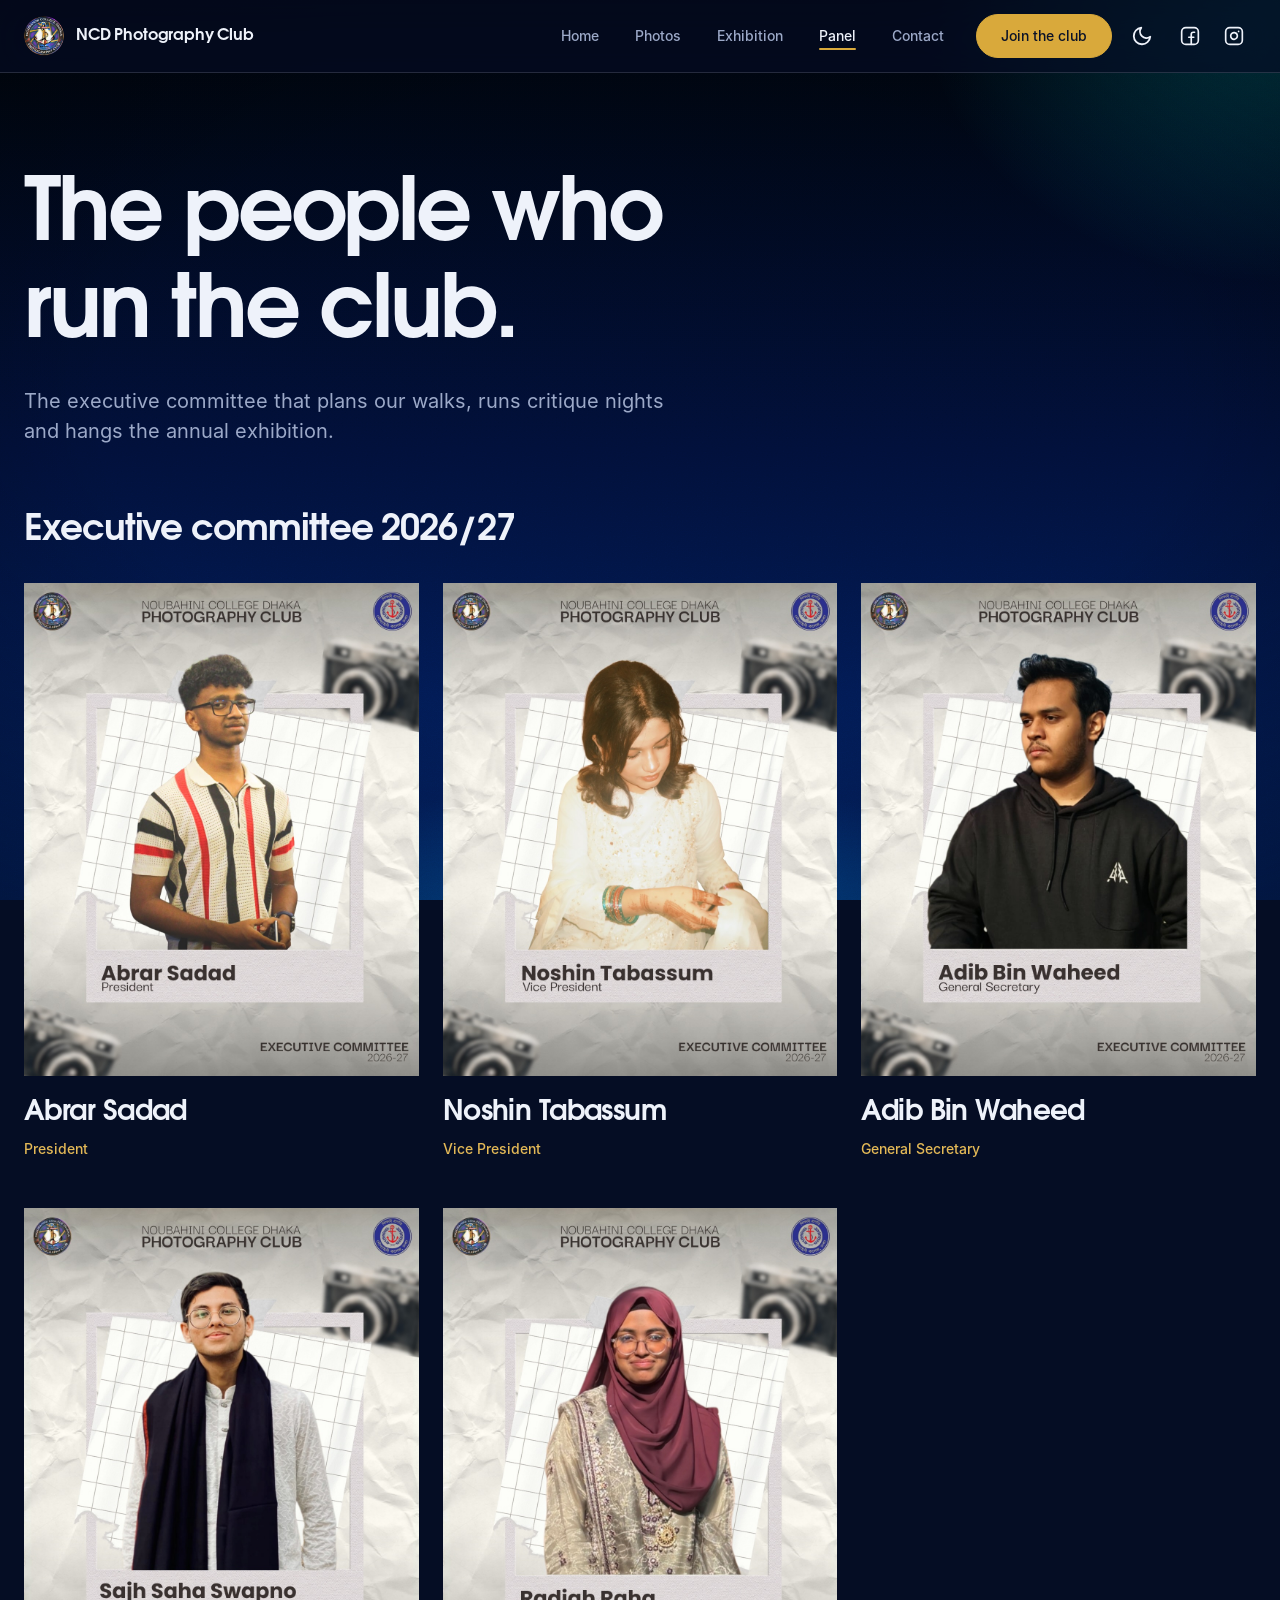
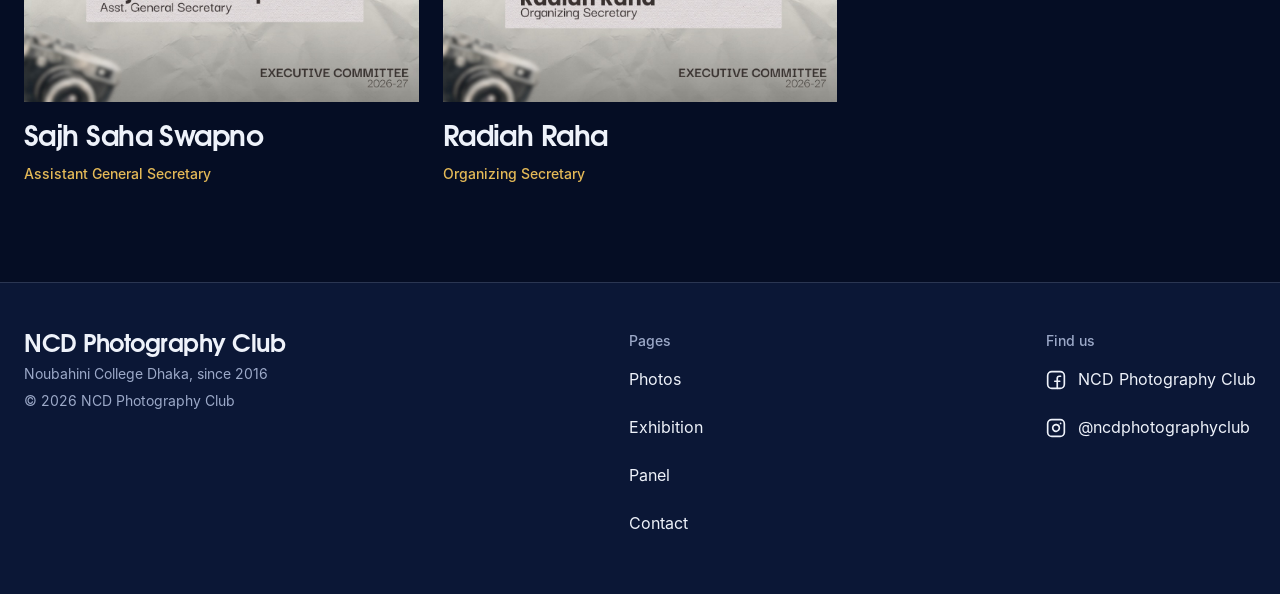
<file: panel.html>
<!doctype html>
<html lang="en">
<head>
<meta charset="utf-8">
<meta http-equiv="Content-Security-Policy" content="default-src 'self'; script-src 'self' 'sha256-YHahQ899Np576bxPAMPPDd04se82N7reMp/vlGvglVM='; style-src 'self' 'unsafe-inline'; img-src 'self' data: https:; font-src 'self'; connect-src 'self' https://api.github.com; object-src 'none'; base-uri 'self'; form-action 'none'">
<meta name="viewport" content="width=1024">
<title>Panel | NCD Photography Club</title>
<meta name="description" content="The heads and members who run NCD Photography Club.">
<meta name="color-scheme" content="dark light">
<meta name="theme-color" content="#050D24">
<link rel="icon" href="assets/favicon.png" type="image/png">
<link rel="apple-touch-icon" href="assets/apple-touch-icon.png">
<link rel="preload" href="assets/fonts/adventor-bold.woff" as="font" type="font/woff" crossorigin>
<link rel="preload" href="assets/fonts/syne-800.woff" as="font" type="font/woff" crossorigin>
<script>(function(){var t=null;try{t=localStorage.getItem('ncd-theme')}catch(e){}document.documentElement.setAttribute('data-theme',t==='light'?'light':'dark')})();</script>
<link rel="stylesheet" href="assets/css/site.css?v=20261127a">
</head>
<body data-page="panel">
<a class="skip" href="#main">Skip to main content</a>
<header class="top">
  <div class="wrap bar">
    <a class="brand" href="index.html" aria-label="NCD Photography Club, home"><img src="assets/logo.png" width="40" height="40" alt=""><span>NCD Photography Club</span></a>
    <button class="menu-btn" id="menuBtn" type="button" aria-expanded="false" aria-controls="nav">Menu</button>
    <nav class="nav" id="nav" aria-label="Main">
      <a href="index.html">Home</a>
      <a href="photos.html">Photos</a>
      <a href="exhibition.html">Exhibition</a>
      <a href="panel.html" aria-current="page">Panel</a>
      <a href="contact.html">Contact</a>
      <a class="btn" href="join.html">Join the club</a>
      <button class="theme" id="theme" type="button" aria-label="Switch appearance" title="Switch appearance"><svg class="sun" viewBox="0 0 24 24" fill="none" stroke="currentColor" stroke-width="2" stroke-linecap="round" stroke-linejoin="round" aria-hidden="true" focusable="false"><circle cx="12" cy="12" r="5"/><line x1="12" y1="1" x2="12" y2="3"/><line x1="12" y1="21" x2="12" y2="23"/><line x1="4.22" y1="4.22" x2="5.64" y2="5.64"/><line x1="18.36" y1="18.36" x2="19.78" y2="19.78"/><line x1="1" y1="12" x2="3" y2="12"/><line x1="21" y1="12" x2="23" y2="12"/><line x1="4.22" y1="19.78" x2="5.64" y2="18.36"/><line x1="18.36" y1="5.64" x2="19.78" y2="4.22"/></svg><svg class="moon" viewBox="0 0 24 24" fill="none" stroke="currentColor" stroke-width="2" stroke-linecap="round" stroke-linejoin="round" aria-hidden="true" focusable="false"><path d="M21 12.79A9 9 0 1 1 11.21 3 7 7 0 0 0 21 12.79z"/></svg></button>
      <div class="social">
        <a class="soc" href="https://www.facebook.com/profile.php?id=61572156817707" target="_blank" rel="noopener noreferrer" aria-label="NCD Photography Club on Facebook" title="Facebook"><svg viewBox="0 0 24 24" fill="none" stroke="currentColor" stroke-width="2" stroke-linecap="round" stroke-linejoin="round" aria-hidden="true" focusable="false"><rect x="2" y="2" width="20" height="20" rx="5" ry="5"/><path d="M13.5 22v-8.5V10A2.5 2.5 0 0 1 16 7.5h1.5M10.5 13.5h6"/></svg></a>
        <a class="soc" href="https://www.instagram.com/ncdphotographyclub/" target="_blank" rel="noopener noreferrer" aria-label="@ncdphotographyclub on Instagram" title="Instagram"><svg viewBox="0 0 24 24" fill="none" stroke="currentColor" stroke-width="2" stroke-linecap="round" stroke-linejoin="round" aria-hidden="true" focusable="false"><rect x="2" y="2" width="20" height="20" rx="5" ry="5"/><path d="M16 11.37A4 4 0 1 1 12.63 8 4 4 0 0 1 16 11.37z"/><line x1="17.5" y1="6.5" x2="17.51" y2="6.5"/></svg></a>
      </div>
    </nav>
  </div>
</header>

<main id="main">
<section class="page-head">
  <div class="wrap">
    <h1 id="panelTitle">The people who run the club.</h1>
    <p class="lead" id="panelIntro"></p>
  </div>
</section>
<section class="block" style="padding-top:var(--s8)">
  <div class="wrap">
    <div id="people"></div>
    <noscript><p class="empty">Turn on JavaScript to see the panel.</p></noscript>
  </div>
</section>
</main>

<footer class="foot">
  <div class="wrap foot-in">
    <div>
      <span class="foot-name">NCD Photography Club</span>
      <small>Noubahini College Dhaka, since 2016</small>
      <small>© 2026 NCD Photography Club</small>
    </div>
    <div>
      <h4>Pages</h4>
      <a href="photos.html">Photos</a><a href="exhibition.html">Exhibition</a><a href="panel.html">Panel</a><a href="contact.html">Contact</a>
    </div>
    <div>
      <h4>Find us</h4>
      <a href="https://www.facebook.com/profile.php?id=61572156817707" target="_blank" rel="noopener noreferrer"><svg viewBox="0 0 24 24" fill="none" stroke="currentColor" stroke-width="2" stroke-linecap="round" stroke-linejoin="round" aria-hidden="true" focusable="false"><rect x="2" y="2" width="20" height="20" rx="5" ry="5"/><path d="M13.5 22v-8.5V10A2.5 2.5 0 0 1 16 7.5h1.5M10.5 13.5h6"/></svg><span>NCD Photography Club</span></a>
      <a href="https://www.instagram.com/ncdphotographyclub/" target="_blank" rel="noopener noreferrer"><svg viewBox="0 0 24 24" fill="none" stroke="currentColor" stroke-width="2" stroke-linecap="round" stroke-linejoin="round" aria-hidden="true" focusable="false"><rect x="2" y="2" width="20" height="20" rx="5" ry="5"/><path d="M16 11.37A4 4 0 1 1 12.63 8 4 4 0 0 1 16 11.37z"/><line x1="17.5" y1="6.5" x2="17.51" y2="6.5"/></svg><span>@ncdphotographyclub</span></a>
    </div>
  </div>
</footer>

<script src="assets/js/panel-data.js?v=20261127a"></script>
<script src="assets/js/core.js?v=20261127a"></script>
<script src="assets/js/motion.js?v=20261127a"></script>
<script src="assets/js/pages.js?v=20261127a"></script>
</body>
</html>
</file>
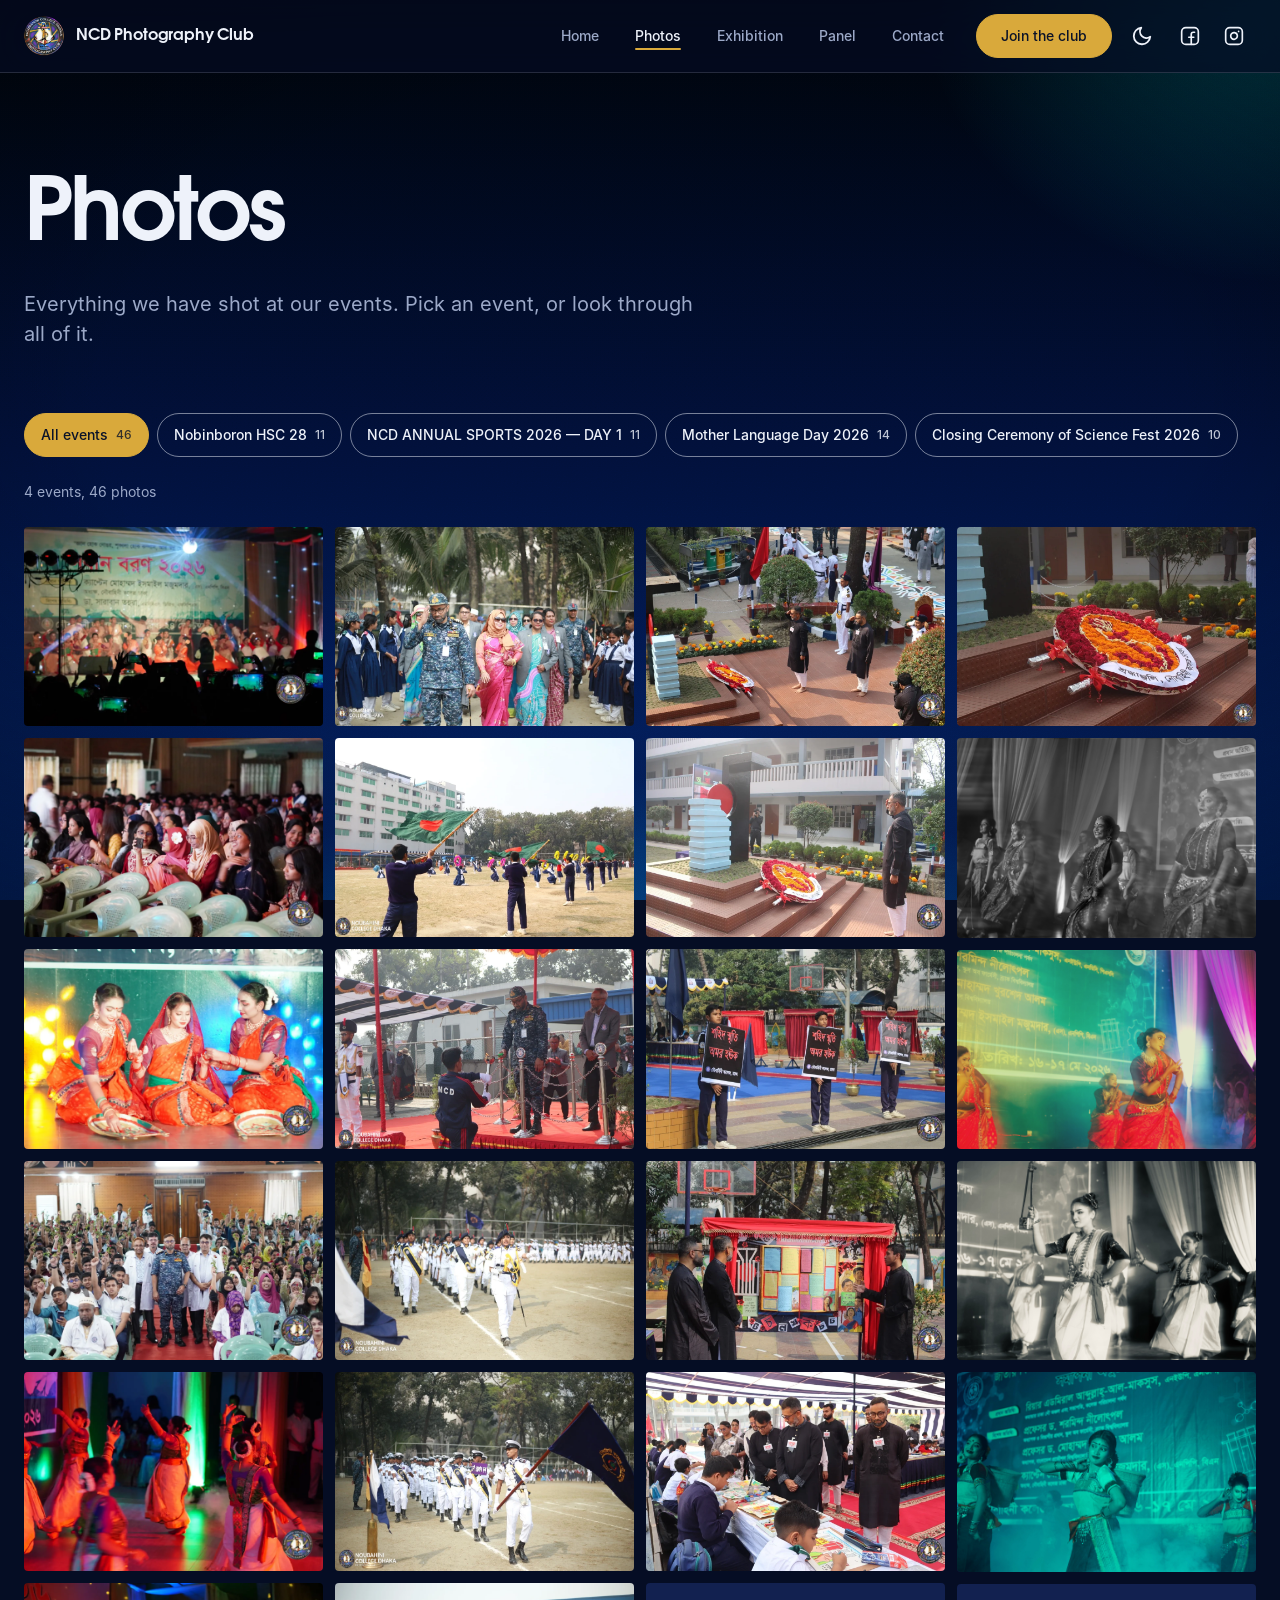
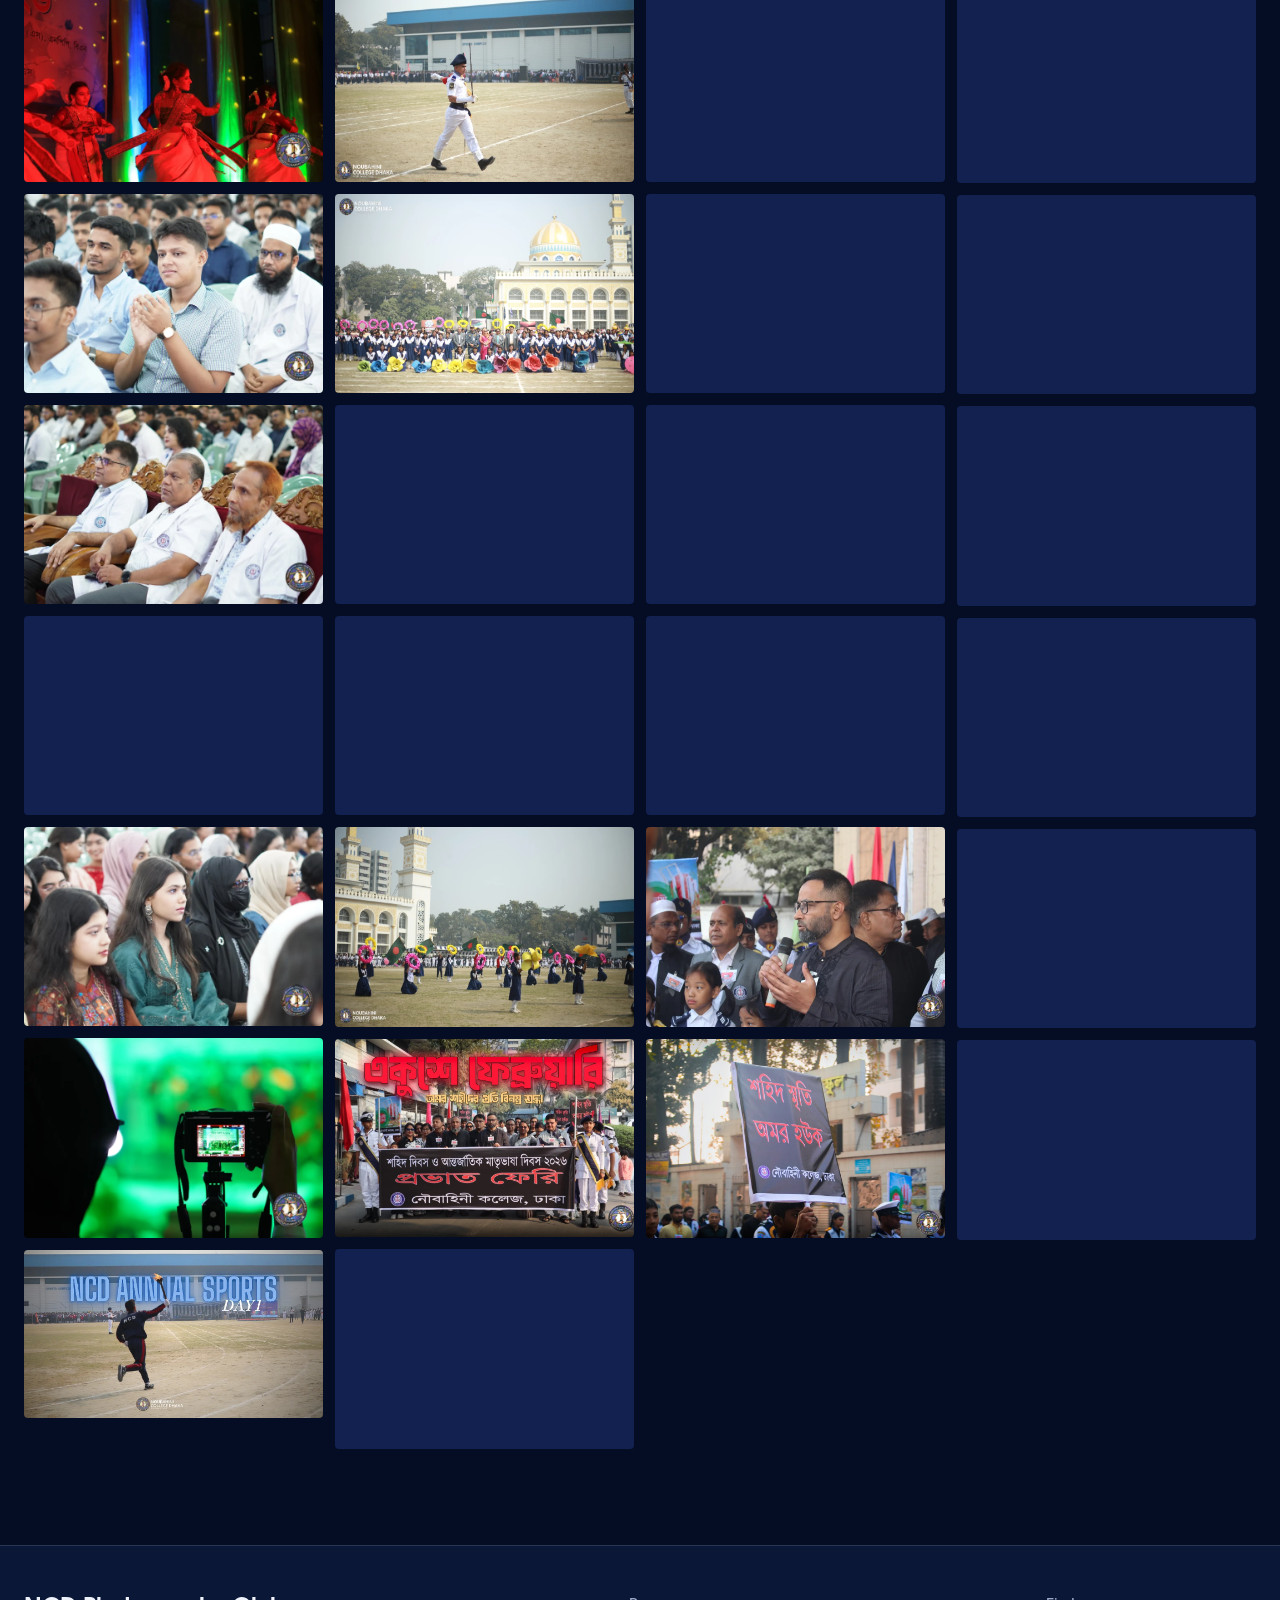
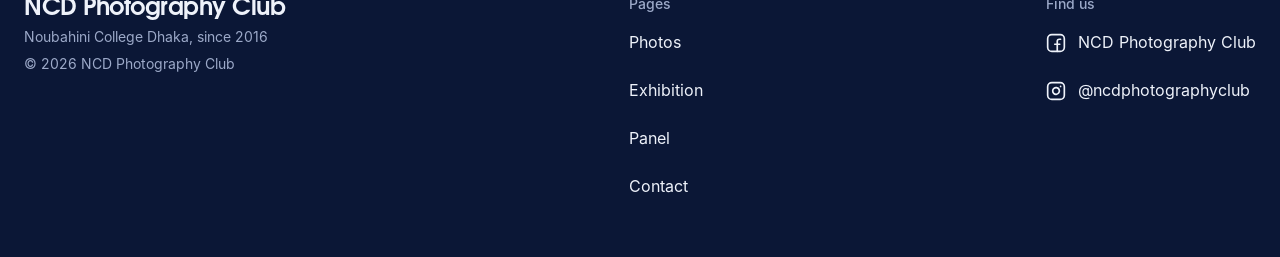
<file: photos.html>
<!doctype html>
<html lang="en">
<head>
<meta charset="utf-8">
<meta http-equiv="Content-Security-Policy" content="default-src 'self'; script-src 'self' 'sha256-YHahQ899Np576bxPAMPPDd04se82N7reMp/vlGvglVM='; style-src 'self' 'unsafe-inline'; img-src 'self' data: https:; font-src 'self'; connect-src 'self' https://api.github.com; object-src 'none'; base-uri 'self'; form-action 'none'">
<meta name="viewport" content="width=1024">
<title>Photos | NCD Photography Club</title>
<meta name="description" content="Photos from NCD Photography Club events.">
<meta name="color-scheme" content="dark light">
<meta name="theme-color" content="#050D24">
<link rel="icon" href="assets/favicon.png" type="image/png">
<link rel="apple-touch-icon" href="assets/apple-touch-icon.png">
<link rel="preload" href="assets/fonts/adventor-bold.woff" as="font" type="font/woff" crossorigin>
<link rel="preload" href="assets/fonts/syne-800.woff" as="font" type="font/woff" crossorigin>
<script>(function(){var t=null;try{t=localStorage.getItem('ncd-theme')}catch(e){}document.documentElement.setAttribute('data-theme',t==='light'?'light':'dark')})();</script>
<link rel="stylesheet" href="assets/css/site.css?v=20261127a">
</head>
<body data-page="photos">
<a class="skip" href="#main">Skip to main content</a>
<header class="top">
  <div class="wrap bar">
    <a class="brand" href="index.html" aria-label="NCD Photography Club, home"><img src="assets/logo.png" width="40" height="40" alt=""><span>NCD Photography Club</span></a>
    <button class="menu-btn" id="menuBtn" type="button" aria-expanded="false" aria-controls="nav">Menu</button>
    <nav class="nav" id="nav" aria-label="Main">
      <a href="index.html">Home</a>
      <a href="photos.html" aria-current="page">Photos</a>
      <a href="exhibition.html">Exhibition</a>
      <a href="panel.html">Panel</a>
      <a href="contact.html">Contact</a>
      <a class="btn" href="join.html">Join the club</a>
      <button class="theme" id="theme" type="button" aria-label="Switch appearance" title="Switch appearance"><svg class="sun" viewBox="0 0 24 24" fill="none" stroke="currentColor" stroke-width="2" stroke-linecap="round" stroke-linejoin="round" aria-hidden="true" focusable="false"><circle cx="12" cy="12" r="5"/><line x1="12" y1="1" x2="12" y2="3"/><line x1="12" y1="21" x2="12" y2="23"/><line x1="4.22" y1="4.22" x2="5.64" y2="5.64"/><line x1="18.36" y1="18.36" x2="19.78" y2="19.78"/><line x1="1" y1="12" x2="3" y2="12"/><line x1="21" y1="12" x2="23" y2="12"/><line x1="4.22" y1="19.78" x2="5.64" y2="18.36"/><line x1="18.36" y1="5.64" x2="19.78" y2="4.22"/></svg><svg class="moon" viewBox="0 0 24 24" fill="none" stroke="currentColor" stroke-width="2" stroke-linecap="round" stroke-linejoin="round" aria-hidden="true" focusable="false"><path d="M21 12.79A9 9 0 1 1 11.21 3 7 7 0 0 0 21 12.79z"/></svg></button>
      <div class="social">
        <a class="soc" href="https://www.facebook.com/profile.php?id=61572156817707" target="_blank" rel="noopener noreferrer" aria-label="NCD Photography Club on Facebook" title="Facebook"><svg viewBox="0 0 24 24" fill="none" stroke="currentColor" stroke-width="2" stroke-linecap="round" stroke-linejoin="round" aria-hidden="true" focusable="false"><rect x="2" y="2" width="20" height="20" rx="5" ry="5"/><path d="M13.5 22v-8.5V10A2.5 2.5 0 0 1 16 7.5h1.5M10.5 13.5h6"/></svg></a>
        <a class="soc" href="https://www.instagram.com/ncdphotographyclub/" target="_blank" rel="noopener noreferrer" aria-label="@ncdphotographyclub on Instagram" title="Instagram"><svg viewBox="0 0 24 24" fill="none" stroke="currentColor" stroke-width="2" stroke-linecap="round" stroke-linejoin="round" aria-hidden="true" focusable="false"><rect x="2" y="2" width="20" height="20" rx="5" ry="5"/><path d="M16 11.37A4 4 0 1 1 12.63 8 4 4 0 0 1 16 11.37z"/><line x1="17.5" y1="6.5" x2="17.51" y2="6.5"/></svg></a>
      </div>
    </nav>
  </div>
</header>

<main id="main">
<section class="page-head">
  <div class="wrap">
    <h1>Photos</h1>
    <p class="lead">Everything we have shot at our events. Pick an event, or look through all of it.</p>
  </div>
</section>
<section class="block" style="padding-top:var(--s8)">
  <div class="wrap">
    <div class="chips" id="chips" role="group" aria-label="Filter by event"></div>
    <p class="count" id="count" aria-live="polite"></p>
    <div class="grid" id="grid"></div>
    <noscript><p class="empty">Turn on JavaScript to see the photos.</p></noscript>
  </div>
</section>
</main>

<footer class="foot">
  <div class="wrap foot-in">
    <div>
      <span class="foot-name">NCD Photography Club</span>
      <small>Noubahini College Dhaka, since 2016</small>
      <small>© 2026 NCD Photography Club</small>
    </div>
    <div>
      <h4>Pages</h4>
      <a href="photos.html">Photos</a><a href="exhibition.html">Exhibition</a><a href="panel.html">Panel</a><a href="contact.html">Contact</a>
    </div>
    <div>
      <h4>Find us</h4>
      <a href="https://www.facebook.com/profile.php?id=61572156817707" target="_blank" rel="noopener noreferrer"><svg viewBox="0 0 24 24" fill="none" stroke="currentColor" stroke-width="2" stroke-linecap="round" stroke-linejoin="round" aria-hidden="true" focusable="false"><rect x="2" y="2" width="20" height="20" rx="5" ry="5"/><path d="M13.5 22v-8.5V10A2.5 2.5 0 0 1 16 7.5h1.5M10.5 13.5h6"/></svg><span>NCD Photography Club</span></a>
      <a href="https://www.instagram.com/ncdphotographyclub/" target="_blank" rel="noopener noreferrer"><svg viewBox="0 0 24 24" fill="none" stroke="currentColor" stroke-width="2" stroke-linecap="round" stroke-linejoin="round" aria-hidden="true" focusable="false"><rect x="2" y="2" width="20" height="20" rx="5" ry="5"/><path d="M16 11.37A4 4 0 1 1 12.63 8 4 4 0 0 1 16 11.37z"/><line x1="17.5" y1="6.5" x2="17.51" y2="6.5"/></svg><span>@ncdphotographyclub</span></a>
    </div>
  </div>
</footer>

<script src="assets/js/events.js?v=20261127a"></script>
<script src="assets/js/core.js?v=20261127a"></script>
<script src="assets/js/motion.js?v=20261127a"></script>
<script src="assets/js/pages.js?v=20261127a"></script>
</body>
</html>
</file>
<file: assets/css/site.css>
/* NCDPC site, "naval cinema". Navy canvas, one brass accent (the gold of the club's anchor logo).
   Type: Adventor Bold for headlines (round, like a lens), Inter 400/500 for text. Spacing: 8pt grid.
   Dark is the default (a gallery with the lights off); the toggle switches to a cool sail-white theme.
   Motion lives in motion.js and the "motion" block at the bottom; all of it stops for reduced-motion. */
@font-face{font-family:'Adventor';src:url(../fonts/adventor-bold.woff) format('woff');font-weight:700;font-style:normal;font-display:swap}
@font-face{font-family:'Syne';src:url(../fonts/syne-800.woff) format('woff');font-weight:800;font-style:normal;font-display:swap}
@font-face{font-family:'Figtree';src:url(../fonts/figtree-400.woff) format('woff');font-weight:400;font-style:normal;font-display:swap}
@font-face{font-family:'Figtree';src:url(../fonts/figtree-600.woff) format('woff');font-weight:600;font-style:normal;font-display:swap}
@font-face{font-family:'IBM Plex Mono';src:url(../fonts/plexmono-500.woff) format('woff');font-weight:500;font-style:normal;font-display:swap}
@font-face{font-family:'Inter';src:url(../fonts/inter-400.woff) format('woff');font-weight:400;font-style:normal;font-display:swap}
@font-face{font-family:'Inter';src:url(../fonts/inter-500.woff) format('woff');font-weight:500;font-style:normal;font-display:swap}

:root{
  --abyss:#050D24; --fleet:#0B1B45; --hull:#16295C; --brass:#D9A93B; --sail:#F1F4FA;

  --bg:#050D24; --surface:#0B1736; --surface-2:#122150; --text:#EEF2FA; --muted:#9CA9C8;
  --line:rgba(238,242,250,.14); --line-strong:rgba(238,242,250,.5);
  --accent:#D9A93B; --accent-hover:#EBC25E; --accent-ink:#0A1228; --accent-text:#E4B957;

  --f-display:'Adventor','TeX Gyre Adventor','URW Gothic','Century Gothic','Avant Garde',system-ui,sans-serif;
  --f-syne:'Syne',system-ui,sans-serif;
  --f-fig:'Figtree',system-ui,sans-serif;
  --f-mono:'IBM Plex Mono',ui-monospace,Menlo,Consolas,monospace;
  --f-body:'Inter',system-ui,-apple-system,'Segoe UI',sans-serif;
  --meta:.75rem; --sm:.875rem; --body:1rem;
  --s1:4px; --s2:8px; --s3:12px; --s4:16px; --s6:24px; --s8:32px; --s12:48px; --s16:64px; --s24:96px; --s32:128px;
  --hdr:72px; --vp-wide:1280px;
  --ease:cubic-bezier(.16,1,.3,1);
  /* page backdrop (dark): electric-blue night, vignette + fine grain */
  --bg-art:radial-gradient(120% 100% at 50% 45%,rgba(0,0,0,0) 35%,rgba(0,0,0,.78) 100%),radial-gradient(60% 45% at 50% 118%,rgba(0,160,255,.75) 0%,rgba(0,160,255,0) 70%),radial-gradient(40% 45% at 100% 0%,rgba(0,230,255,.25) 0%,rgba(0,230,255,0) 70%),linear-gradient(180deg,#000308 0%,#01103a 50%,#02246a 100%);
  --grain-op:.14; --grain-blend:overlay;
}
:root[data-theme="light"]{
  --bg:#EEF2F9; --surface:#FFFFFF; --surface-2:#E0E7F3; --text:#08122E; --muted:#47557A;
  --line:rgba(8,18,46,.16); --line-strong:rgba(8,18,46,.55);
  --accent:#8A6100; --accent-hover:#6B4A00; --accent-ink:#FFFFFF; --accent-text:#7A5500;
  /* page backdrop (light): dawn mist, peach top-right + periwinkle bottom-left */
  --bg-art:radial-gradient(70% 80% at 85% 0%,#ffd9b8 0%,rgba(255,217,184,0) 65%),radial-gradient(60% 70% at 0% 100%,#b9c8ee 0%,rgba(185,200,238,0) 65%),linear-gradient(180deg,#eef1f8 0%,#dfe5f3 100%);
  --grain-op:.18; --grain-blend:multiply;
  color-scheme:light;
}
:root[data-theme="dark"],:root:not([data-theme]){color-scheme:dark}

*{box-sizing:border-box}
html{-webkit-text-size-adjust:100%;background:var(--bg)}
[hidden]{display:none!important}
body{margin:0;color:var(--text);font:400 var(--body)/1.6 var(--f-body);-webkit-font-smoothing:antialiased;overflow-x:clip}
/* fixed backdrop (not background-attachment, which iOS ignores); html keeps var(--bg) as the fallback colour */
body::before,body::after{content:"";position:fixed;inset:0;z-index:-1;pointer-events:none}
body::before{background:var(--bg-art)}
body::after{background:url("data:image/svg+xml,%3Csvg xmlns='http://www.w3.org/2000/svg' width='200' height='200'%3E%3Cfilter id='n'%3E%3CfeTurbulence type='fractalNoise' baseFrequency='.8' numOctaves='2' stitchTiles='stitch'/%3E%3CfeColorMatrix type='saturate' values='0'/%3E%3C/filter%3E%3Crect width='100%25' height='100%25' filter='url(%23n)'/%3E%3C/svg%3E");opacity:var(--grain-op);mix-blend-mode:var(--grain-blend)}
h1,h2,h3,h4,p,ul,ol,dl,dd,figure,blockquote{margin:0}
ul,ol{padding:0;list-style:none}
img{max-width:100%}
a{color:inherit}
:focus-visible{outline:2px solid var(--accent-text);outline-offset:3px}
.hero :focus-visible,.sc:focus-visible,.top.over .theme:focus-visible,.cta :focus-visible,.top.over :focus-visible,.lb :focus-visible{outline-color:#fff}

.wrap{width:100%;max-width:var(--vp-wide);margin-inline:auto;padding-inline:max(var(--s6),env(safe-area-inset-left,0px)) max(var(--s6),env(safe-area-inset-right,0px))}
@media (max-width:767.98px){.wrap{padding-inline:max(var(--s4),env(safe-area-inset-left,0px)) max(var(--s4),env(safe-area-inset-right,0px))}}
.skip{position:absolute;left:var(--s4);top:-80px;z-index:100;padding:var(--s3) var(--s4);background:var(--accent);color:var(--accent-ink);border-radius:999px;text-decoration:none;font-weight:500}
.skip:focus{top:var(--s2)}

/* type */
.display{font-family:var(--f-display);font-weight:700;letter-spacing:-.03em;text-wrap:balance}
h1,h2,h3{font-family:var(--f-display);font-weight:700;text-wrap:balance}
h1{font-size:clamp(2.5rem,6vw,5rem);line-height:1.1;letter-spacing:-.035em}
h2{font-size:clamp(2rem,4.4vw,3.5rem);line-height:1.15;letter-spacing:-.03em}
h3{font-size:clamp(1.375rem,2.2vw,1.75rem);line-height:1.2;letter-spacing:-.02em}
.lead{font-size:1.25rem;line-height:1.5;color:var(--muted);max-width:52ch}

/* buttons: pill, 44px minimum */
.btn,.pill{display:inline-flex;align-items:center;justify-content:center;gap:var(--s2);min-height:44px;padding:0 var(--s6);border-radius:999px;font:500 var(--body)/1 var(--f-body);text-decoration:none;cursor:pointer}
.btn{background:var(--accent);color:var(--accent-ink);border:1px solid var(--accent)}
.btn:hover{background:var(--accent-hover);border-color:var(--accent-hover)}
.pill{background:transparent;color:inherit;border:1px solid var(--line-strong)}
.pill:hover{border-color:currentColor}
.actions{display:flex;flex-wrap:wrap;gap:var(--s3)}
.textlink{display:inline-flex;align-items:center;min-height:44px;color:var(--accent-text);text-decoration:underline;text-underline-offset:5px;text-decoration-thickness:1px;font-weight:500}
.textlink:hover{text-decoration-thickness:2px}

/* header: fixed; transparent over the home hero, solid everywhere else */
.top{--fg:var(--text);--fg-soft:var(--muted);position:fixed;inset:0 0 auto 0;z-index:60;background:color-mix(in srgb,var(--bg) 68%,transparent);-webkit-backdrop-filter:blur(18px) saturate(1.3);backdrop-filter:blur(18px) saturate(1.3);color:var(--fg);border-bottom:1px solid var(--line);transition:background-color 350ms ease,border-color 350ms ease,color 350ms ease}
.top.over{--fg:#fff;--fg-soft:rgba(255,255,255,.82);background:transparent;-webkit-backdrop-filter:none;backdrop-filter:none;border-bottom-color:transparent}
.top.menu-open{--fg:var(--text);--fg-soft:var(--muted);background:var(--bg);-webkit-backdrop-filter:none;backdrop-filter:none;border-bottom-color:var(--line)}
@supports not ((backdrop-filter:blur(1px)) or (-webkit-backdrop-filter:blur(1px))){.top{background:color-mix(in srgb,var(--bg) 94%,transparent)}}
.brand,.nav a:not(.btn),.menu-btn,.theme{transition:color 350ms ease,border-color 350ms ease}
.bar{display:flex;align-items:center;justify-content:space-between;gap:var(--s2) var(--s4);flex-wrap:wrap;min-height:var(--hdr)}
.brand{display:flex;align-items:center;gap:var(--s3);min-height:44px;text-decoration:none;font:700 1rem/1.2 var(--f-display);letter-spacing:-.01em}
.brand img{display:block;width:40px;height:40px;border-radius:50%;object-fit:cover;flex:none}
.nav{display:flex;align-items:center;gap:var(--s1)}
.nav a:not(.btn){position:relative;display:inline-flex;align-items:center;min-height:44px;min-width:44px;padding:0 var(--s4);font:500 var(--sm)/1 var(--f-body);text-decoration:none;color:var(--fg-soft)}
.nav a:not(.btn):hover{color:var(--fg)}
.nav a[aria-current="page"]:not(.btn){color:var(--fg)}
.nav a[aria-current="page"]:not(.btn)::after{content:"";position:absolute;left:var(--s4);right:var(--s4);bottom:8px;height:2px;border-radius:2px;background:var(--accent)}
.top.over .nav a[aria-current="page"]::after{background:#fff}
.nav .btn{margin-left:var(--s3);font-size:var(--sm)}
.menu-btn{display:none;align-items:center;min-height:44px;padding:0 var(--s4);background:transparent;color:inherit;border:1px solid var(--line-strong);border-radius:999px;font:500 var(--sm)/1 var(--f-body);cursor:pointer}
.top.over:not(.menu-open) .menu-btn{border-color:rgba(255,255,255,.7)}
@media (max-width:767.98px){
  .menu-btn{display:inline-flex}
  .brand{flex:1 1 0;min-width:0}
  .nav{display:none;width:100%;flex-direction:column;align-items:stretch;gap:0;padding-bottom:var(--s4)}
  .nav.open{display:flex}
  .nav a:not(.btn){padding:0;border-top:1px solid var(--line);font-size:var(--body)}
  .nav a[aria-current="page"]:not(.btn)::after{display:none}
  .nav a[aria-current="page"]:not(.btn){color:var(--accent-text)}
  .nav .btn{margin:var(--s3) 0 0}
}

/* sections */
.block{padding-block:var(--s16)}
@media (min-width:768px){.block{padding-block:var(--s24)}}
.head{display:flex;flex-wrap:wrap;align-items:flex-end;justify-content:space-between;gap:var(--s4) var(--s8);margin-bottom:var(--s8)}
.page-head{padding-top:calc(var(--hdr) + var(--s12));padding-bottom:var(--s6)}
.page-head .wrap{display:flex;flex-direction:column;align-items:flex-start;gap:var(--s6)}
.page-head h1{font-size:clamp(2.5rem,7vw,5.5rem);max-width:16ch}
@media (min-width:768px){.page-head{padding-top:calc(var(--hdr) + var(--s24));padding-bottom:var(--s8)}}

/* ===== home hero: a full-screen slideshow, always dark ===== */
.hero{position:relative;min-height:max(100svh,600px);overflow:hidden;background:var(--abyss);color:#fff;isolation:isolate}
.slides{position:absolute;inset:0;z-index:0}
.slide{position:absolute;inset:0;overflow:hidden;background:var(--abyss)}
.slide img{display:block;width:100%;height:100%;object-fit:cover;transform-origin:50% 50%}
.hero::before{content:"";position:absolute;inset:0;z-index:1;pointer-events:none;background:linear-gradient(to top,rgba(5,13,36,.9) 0%,rgba(5,13,36,.45) 42%,rgba(5,13,36,.1) 70%,rgba(5,13,36,.55) 100%),linear-gradient(to right,rgba(5,13,36,.55),transparent 60%)}
.curtain{position:absolute;inset:0;z-index:3;display:none;pointer-events:none}
.intro .curtain{display:block}
.cw-t,.cw-b{position:absolute;left:0;right:0;height:50.5%;background:var(--abyss)}
.cw-t{top:0}.cw-b{bottom:0}
.cw-l{position:absolute;left:0;right:0;top:50%;height:2px;margin-top:-1px;background:var(--brass);transform:scaleX(0);transform-origin:left}
.mark{position:absolute;inset:0;z-index:4;display:none;flex-direction:column;align-items:center;justify-content:center;gap:var(--s4);text-align:center;padding:var(--s4)}
.intro .mark{display:flex}
.mark img{width:72px;height:72px;border-radius:50%}
.mark span{font:700 1.25rem/1.2 var(--f-display);letter-spacing:-.01em}
.intro .hero-in,.intro .top{visibility:hidden}
.hero-in{position:relative;z-index:2;min-height:max(100svh,600px);padding-top:calc(var(--hdr) + var(--s6));display:grid;grid-template-columns:minmax(0,1fr) auto;align-items:end;gap:var(--s8) var(--s12);padding-bottom:var(--s12)}
.hero-copy{display:flex;flex-direction:column;align-items:flex-start;gap:var(--s6);min-width:0}
.hero h1{font:800 clamp(2.5rem,6.2vw,5rem)/.96 var(--f-syne);letter-spacing:-.035em;max-width:none}
.hero .ln.b>span{color:var(--accent-text)}
.hero .eyebrow{font:500 12px/1.2 var(--f-mono);letter-spacing:.14em;text-transform:uppercase;color:var(--accent-text)}
.ln{display:block;overflow:hidden;padding-bottom:.1em;margin-bottom:-.1em}
.ln>span{display:block}
.hero .lead{font:400 clamp(1.05rem,1.6vw,1.2rem)/1.6 var(--f-fig);color:rgba(255,255,255,.88);max-width:46ch}
.hero .fine{display:flex;align-items:center;gap:10px;font:500 12px/1.4 var(--f-mono);letter-spacing:.1em;text-transform:uppercase;color:rgba(255,255,255,.8)}
.hero .fine::before{content:"";flex:none;width:9px;height:9px;background:var(--brass)}
.hero .btn,.hero .pill{min-height:46px;padding:0 24px;border-radius:0;border-width:2px;font:600 15px/1 var(--f-fig)}
.hero .pill{background:transparent;color:#fff;border-color:#fff}
.hctl{display:flex;flex-direction:column;gap:var(--s3);width:min(100%,360px)}
.hcap{display:flex;justify-content:space-between;align-items:baseline;gap:var(--s4);font-size:var(--sm)}
.hcap a{display:inline-flex;align-items:center;min-height:44px;color:#fff;text-underline-offset:4px;text-decoration-color:rgba(255,255,255,.5);overflow-wrap:anywhere}
.hcap a:hover{text-decoration-color:#fff}
.hcap span{flex:none;font-variant-numeric:tabular-nums;color:rgba(255,255,255,.78)}
.segs{display:flex;gap:6px}
.seg{position:relative;flex:1 1 0;min-width:44px;height:44px;padding:0;border:0;background:none;cursor:pointer}
.seg::before,.seg i{content:"";position:absolute;left:0;right:0;top:50%;height:3px;margin-top:-1.5px;border-radius:2px}
.seg::before{background:rgba(255,255,255,.32)}
.seg i{background:var(--brass);transform:scaleX(0);transform-origin:left}
.seg.done i{transform:scaleX(1)}
.hbtns{display:flex;gap:var(--s2)}
.cbtn{display:inline-grid;place-items:center;width:44px;height:44px;padding:0;border-radius:50%;background:rgba(5,13,36,.45);color:#fff;border:1px solid rgba(255,255,255,.65);cursor:pointer}
.cbtn:hover{border-color:#fff;background:rgba(255,255,255,.16)}
.cbtn svg{width:18px;height:18px}
.cbtn .i-play{display:none}
.cbtn[aria-pressed="true"] .i-pause{display:none}
.cbtn[aria-pressed="true"] .i-play{display:block}
@media (max-width:767.98px){.hero::before{background:linear-gradient(to top,rgba(5,13,36,.94),rgba(5,13,36,.78) 55%,rgba(5,13,36,.62))}.hero-in{grid-template-columns:minmax(0,1fr);padding-bottom:var(--s6)}.hctl{width:100%}}

/* ===== statement ===== */
.say{display:flex;flex-direction:column;gap:var(--s8);align-items:flex-start}
.say-text{font:700 clamp(1.625rem,3.4vw,2.75rem)/1.25 var(--f-display);letter-spacing:-.025em;max-width:26em;text-wrap:balance}
.say-count{font-size:1.125rem;color:var(--muted)}
.say-count b{font:700 1.5rem/1 var(--f-display);color:var(--accent-text);font-variant-numeric:tabular-nums;margin-inline:2px}

/* ===== events: panels that stack as you scroll ===== */
.stack{display:grid;gap:var(--s6);align-items:start}
.sc{position:sticky;top:calc(var(--hdr) + var(--s2) + var(--i,0) * 16px);display:block;height:clamp(380px,70vh,620px);border-radius:28px;overflow:hidden;color:#fff;background:var(--fleet);text-decoration:none;transform-origin:50% 0;transform:scale(var(--sc,1))}
.sc img{position:absolute;left:0;top:-7%;width:100%;height:114%;object-fit:cover;transform:translate3d(0,var(--py,0px),0) scale(var(--zoom,1))}
.sc::before{content:"";position:absolute;inset:0;z-index:1;background:linear-gradient(to top,rgba(5,13,36,.88),rgba(5,13,36,.2) 55%,transparent)}
.sc::after{content:"";position:absolute;inset:0;z-index:3;background:var(--abyss);opacity:var(--dim,0);pointer-events:none}
.sc-in{position:absolute;inset:auto 0 0 0;z-index:2;display:flex;align-items:flex-end;justify-content:space-between;gap:var(--s4);padding:var(--s8)}
.sc-t{display:block;font:700 clamp(1.625rem,3.6vw,3rem)/1.15 var(--f-display);letter-spacing:-.03em;max-width:18ch;text-wrap:balance;overflow-wrap:anywhere}
.sc-n{display:block;margin-top:var(--s2);font-size:var(--sm);color:rgba(255,255,255,.85)}
.sc-go{flex:none;display:grid;place-items:center;width:56px;height:56px;border-radius:50%;background:var(--brass);color:var(--abyss)}
.sc-go svg{width:22px;height:22px}
@media (max-width:767.98px){.sc{height:clamp(340px,62vh,480px);border-radius:20px}.sc-in{padding:var(--s6) var(--s4)}.sc-go{width:48px;height:48px}}

/* ===== what we do: plain rows, no boxes ===== */
.rows{border-top:1px solid var(--line)}
.rows>div{display:grid;grid-template-columns:minmax(0,1fr);gap:var(--s2) var(--s12);padding-block:var(--s8);border-bottom:1px solid var(--line)}
.rows p{color:var(--muted);max-width:52ch}
@media (min-width:768px){.rows>div{grid-template-columns:minmax(0,.9fr) minmax(0,1.1fr);align-items:baseline}}

/* ===== FAQ ===== */
.faq{display:grid;grid-template-columns:minmax(0,1fr);gap:var(--s8);align-items:start}
.qa{border-top:1px solid var(--line)}
.qa details{border-bottom:1px solid var(--line)}
.qa summary{display:flex;align-items:center;justify-content:space-between;gap:var(--s4);min-height:64px;padding-block:var(--s3);font:500 1.125rem/1.35 var(--f-body);cursor:pointer;list-style:none}
.qa summary::-webkit-details-marker{display:none}
.qa summary::after{content:"";flex:none;width:20px;height:20px;background:linear-gradient(var(--accent-text),var(--accent-text)) center/100% 2px no-repeat,linear-gradient(var(--accent-text),var(--accent-text)) center/2px 100% no-repeat}
.qa p{padding-bottom:var(--s6);color:var(--muted);max-width:58ch}
@media (min-width:768px){.faq{grid-template-columns:minmax(0,.8fr) minmax(0,1.2fr);gap:var(--s16)}}

/* ===== closing panel with a photo, always dark ===== */
.cta{position:relative;min-height:72vh;display:flex;align-items:flex-end;overflow:hidden;background:var(--fleet);color:#fff;isolation:isolate}
.cta img{position:absolute;left:0;top:-8%;width:100%;height:116%;object-fit:cover;z-index:-2;transform:translate3d(0,var(--py,0px),0)}
.cta::before{content:"";position:absolute;inset:0;z-index:-1;background:linear-gradient(to top,rgba(5,13,36,.92),rgba(5,13,36,.5) 60%,rgba(5,13,36,.35))}
.cta-in{display:flex;flex-direction:column;align-items:flex-start;gap:var(--s4);padding-block:var(--s16);max-width:44ch}
.cta h2{font-size:clamp(2.25rem,5vw,4rem)}
.cta p{color:rgba(255,255,255,.88);font-size:1.125rem}
.cta .actions{margin-top:var(--s2)}

/* ===== photos page ===== */
.chips{display:flex;flex-wrap:wrap;gap:var(--s2);margin-bottom:var(--s6)}
.chip{display:inline-flex;align-items:center;gap:var(--s2);min-height:44px;padding:0 var(--s4);background:transparent;color:var(--text);border:1px solid var(--line-strong);border-radius:999px;font:500 var(--sm)/1 var(--f-body);cursor:pointer}
.chip:hover{border-color:var(--accent-text)}
.chip[aria-pressed="true"]{background:var(--accent);color:var(--accent-ink);border-color:var(--accent)}
.chip small{font-size:var(--meta);opacity:.8}
.count{font-size:var(--sm);color:var(--muted);margin-bottom:var(--s6)}
.grid{column-width:280px;column-gap:var(--s3)}
.shot{position:relative;display:block;width:100%;margin:0 0 var(--s3);padding:0;border:0;border-radius:4px;overflow:hidden;background:var(--surface-2);cursor:zoom-in;break-inside:avoid}
.shot img{display:block;width:100%;height:auto;min-height:96px}
.empty{color:var(--muted);padding-block:var(--s8)}

/* photo viewer: a native dialog (Esc, focus trap and focus restore come free) */
dialog.lb{width:100%;height:100%;max-width:none;max-height:none;margin:0;padding:0;border:0;background:transparent;color:#fff;overflow:hidden}
dialog.lb::backdrop{background:#050D24}
dialog.lb[open]{display:block}
.lb-stage{position:absolute;inset:max(72px,calc(env(safe-area-inset-top,0px) + 64px)) var(--s4) 120px;display:flex;align-items:center;justify-content:center}
.lb-stage img{display:block;max-width:100%;max-height:100%;width:auto;height:auto;object-fit:contain;transform-origin:50% 50%}
.lb-bar{position:absolute;left:0;right:0;bottom:0;display:flex;align-items:center;justify-content:space-between;gap:var(--s4);padding:var(--s4) max(var(--s4),env(safe-area-inset-right,0px)) max(var(--s4),env(safe-area-inset-bottom,0px)) max(var(--s4),env(safe-area-inset-left,0px))}
.lb-cap{min-width:0;font-size:var(--sm)}
.lb-cap b{display:block;font:700 1rem/1.3 var(--f-display);letter-spacing:-.01em;overflow-wrap:anywhere}
.lb-cap span{color:rgba(255,255,255,.78);font-variant-numeric:tabular-nums}
.lb-btns{display:flex;gap:var(--s2);flex:none}
.lb-close{position:absolute;top:max(var(--s3),calc(env(safe-area-inset-top,0px) + 8px));right:max(var(--s4),env(safe-area-inset-right,0px));z-index:2}
.lb .pill{background:rgba(5,13,36,.5);color:#fff;border-color:rgba(255,255,255,.65);padding:0 var(--s4)}
.lb .pill:hover{border-color:#fff}

/* ===== panel ===== */
.group+.group{margin-top:var(--s16)}
.group h2{font-size:clamp(1.75rem,3vw,2.25rem);margin-bottom:var(--s8)}
.people{display:grid;grid-template-columns:repeat(auto-fill,minmax(min(100%,260px),1fr));gap:var(--s12) var(--s6)}
@media (min-width:900px){.people{grid-template-columns:repeat(3,minmax(0,1fr))}}
.person{display:flex;flex-direction:column;gap:var(--s2);min-width:0}
.person-ph{aspect-ratio:4/5;overflow:hidden;background:var(--surface-2);margin-bottom:var(--s3)}
.person-ph img{display:block;width:100%;height:100%;object-fit:cover}
.person-ph.none{display:flex;align-items:center;justify-content:center;background:var(--fleet);color:var(--brass);font:700 3.5rem/1.1 var(--f-display)}
.person-role{font-size:var(--sm);color:var(--accent-text);font-weight:500}
.person-quote{margin-top:var(--s2);color:var(--muted);max-width:40ch;overflow-wrap:anywhere}

/* ===== contact + join ===== */
.split{display:grid;grid-template-columns:minmax(0,1fr);gap:var(--s12);align-items:start}
@media (min-width:768px){.split{grid-template-columns:minmax(0,1fr) minmax(0,1fr);gap:var(--s16)}}
.facts{border-top:1px solid var(--line)}
.facts>div{display:grid;grid-template-columns:minmax(0,1fr);gap:var(--s1);padding-block:var(--s4);border-bottom:1px solid var(--line);min-width:0}
.facts dt{font-size:var(--sm);color:var(--muted)}
.facts dd{overflow-wrap:anywhere}
.facts dd a{display:inline-flex;align-items:center;min-height:44px;text-decoration:underline;text-decoration-color:var(--accent-text);text-underline-offset:5px}
.facts dd a:hover{color:var(--accent-text)}
.copy-row{display:flex;flex-wrap:wrap;align-items:center;gap:var(--s3)}
.said{font-size:var(--sm);color:var(--accent-text)}
@media (min-width:768px){.facts>div{grid-template-columns:150px minmax(0,1fr);gap:var(--s4);align-items:center}}
.side{display:flex;flex-direction:column;align-items:flex-start;gap:var(--s4);min-width:0}
.side p{color:var(--muted);max-width:50ch}
.steps{counter-reset:s;border-top:1px solid var(--line);width:100%;max-width:56ch}
.steps li{display:grid;grid-template-columns:56px minmax(0,1fr);gap:var(--s3);align-items:baseline;padding-block:var(--s6);border-bottom:1px solid var(--line);counter-increment:s}
.steps li::before{content:counter(s);font:700 2rem/1 var(--f-display);color:var(--accent-text)}

/* ===== exhibition ===== */
body[data-page="exhibition"] .page-head .wrap{gap:var(--s4)}
body[data-page="exhibition"] .page-head h1{font-size:clamp(2.5rem,6vw,4.5rem)}
@media (min-width:768px){body[data-page="exhibition"] .page-head{padding-top:calc(var(--hdr) + var(--s16))}}
.xnote{max-width:60ch;padding-left:var(--s4);border-left:2px solid var(--accent);color:var(--muted);font-size:var(--sm)}
.head .count{margin:0}
.xwin{display:grid;grid-template-columns:minmax(0,1fr);gap:var(--s8);align-items:start}
@media (min-width:900px){.xwin{grid-template-columns:minmax(0,7fr) minmax(0,5fr);gap:var(--s12);align-items:center}}
.xwin .shot{margin:0;border-radius:4px}
.xwin .shot img{max-height:min(78vh,820px);object-fit:contain;margin-inline:auto}
.xwin-txt{display:flex;flex-direction:column;align-items:flex-start;gap:var(--s3);padding-top:var(--s6);border-top:2px solid var(--accent);min-width:0}
.potm{display:inline-flex;align-items:center;gap:var(--s2);color:var(--accent-text);font:500 var(--sm)/1.2 var(--f-body)}
.potm svg{width:16px;height:16px;fill:currentColor;stroke:none}
.xwin-txt h2{font-size:clamp(1.75rem,3.6vw,2.75rem);overflow-wrap:anywhere}
.xmonth,.xmeta{color:var(--muted);font-size:var(--sm)}
.xby{font-weight:500}
.xstory{color:var(--muted);max-width:46ch}
.xwin-none{color:var(--muted);padding-block:var(--s8)}
.xfig{margin:0 0 var(--s6);break-inside:avoid}
.xfig .shot{margin:0 0 var(--s2)}
.xfig figcaption{display:flex;flex-direction:column;font-size:var(--sm);color:var(--muted)}
.xfig figcaption b{font-weight:500;color:var(--text)}
.xtag{color:var(--accent-text);font-weight:500}

/* ===== footer ===== */
.foot{background:var(--surface);border-top:1px solid var(--line);padding-block:var(--s12)}
.foot-in{display:flex;flex-wrap:wrap;justify-content:space-between;gap:var(--s8) var(--s12)}
.foot-in>div{display:flex;flex-direction:column;gap:var(--s1);min-width:0}
.foot-name{font:700 1.5rem/1.2 var(--f-display);letter-spacing:-.02em}
.foot small{font-size:var(--sm);color:var(--muted)}
.foot h4{font:500 var(--sm)/1.4 var(--f-body);color:var(--muted);margin-bottom:var(--s1)}
.foot a{display:inline-flex;align-items:center;gap:var(--s3);min-height:44px;min-width:44px;text-decoration:none;align-self:flex-start}
.foot a:hover{color:var(--accent-text)}
.foot a svg{width:20px;height:20px;flex:none}

/* Facebook and Instagram, at the far right of the header */
.bar{position:relative}
.social{display:none;align-items:center}
.nav .social a.soc{display:grid;place-items:center;width:44px;height:44px;min-width:44px;padding:0;border-radius:50%;color:var(--fg);border:1px solid transparent;text-decoration:none;transition:color 350ms ease,border-color 350ms ease}
.nav .social a.soc:hover{border-color:var(--line-strong)}
.nav .social svg{width:20px;height:20px}
@media (min-width:1100px){.social{display:flex}}
@media (min-width:1420px){.social{position:absolute;left:calc(100% - 24px);top:50%;transform:translateY(-50%)}}
@media (max-width:767.98px){.nav.open{display:grid;grid-template-columns:auto 1fr;column-gap:var(--s2);align-items:center}.nav.open>a{grid-column:1/-1}.social{display:flex;gap:var(--s2);margin-top:var(--s2)}.nav .social a.soc{border-color:var(--line-strong)}}

/* theme toggle (lives in the header) */
.theme{display:none;place-items:center;width:44px;height:44px;margin-left:var(--s1);padding:0;border-radius:50%;background:transparent;color:var(--fg);border:1px solid transparent;cursor:pointer;flex:none}
:root[data-theme] .theme{display:grid}
.theme:hover{border-color:var(--line-strong)}
.theme svg{display:none;width:22px;height:22px}
:root[data-theme="light"] .theme .sun,:root[data-theme="dark"] .theme .moon{display:block}
@media (max-width:767.98px){.theme{margin:var(--s2) 0 0;align-self:flex-start;width:auto;min-width:44px;border-color:var(--line-strong)}}

/* ===== motion (everything below is switched off for reduced-motion) ===== */
@media (prefers-reduced-motion:no-preference){
  html{scroll-behavior:smooth}
  /* page-to-page: a quick fade with a small rise */
  @view-transition{navigation:auto}
  ::view-transition-old(root){animation:vt-out 180ms ease-in both}
  ::view-transition-new(root){animation:vt-in 360ms var(--ease) both}
  @keyframes vt-out{to{opacity:0}}
  @keyframes vt-in{from{opacity:0;transform:translateY(10px)}}

  /* scroll progress, a hairline under the header (browsers with scroll-driven animations) */
  @supports (animation-timeline:scroll()){
    .top::after{content:"";position:absolute;left:0;right:0;bottom:-1px;height:2px;background:var(--accent);transform:scaleX(0);transform-origin:left;animation:prog linear both;animation-timeline:scroll(root)}
    @keyframes prog{to{transform:scaleX(1)}}
  }

  /* hover and press */
  .btn,.pill,.chip,.cbtn{transition:transform 150ms var(--ease)}
  .btn:active,.pill:active,.chip:active,.cbtn:active{transform:scale(.97)}
  .sc-go{transition:transform 250ms var(--ease)}
  .sc:hover .sc-go{transform:scale(1.1) rotate(-45deg)}
  .sc img{transition:--zoom 0s}
  @media (hover:hover){
    .sc img{will-change:transform}
    .shot img{transition:transform 400ms var(--ease)}
    .shot:hover img{transform:scale(1.04)}
  }

  /* images "develop" like a print in the tray as they come into view */
  .dev{opacity:0;filter:brightness(.3) saturate(.2);transform:scale(1.03);transition:opacity 700ms var(--ease),filter 1100ms var(--ease),transform 1100ms var(--ease)}
  .dev.in{opacity:1;filter:none;transform:none}
  .shot .dev.in{transition-delay:var(--d,0ms)}

  /* FAQ opens smoothly where the browser can animate the panel */
  .qa details{interpolate-size:allow-keywords}
  .qa details::details-content{block-size:0;overflow:hidden;transition:block-size 300ms var(--ease),content-visibility 300ms allow-discrete}
  .qa details[open]::details-content{block-size:auto}
  .qa summary::after{transition:transform 250ms var(--ease)}
  .qa details[open] summary::after{transform:rotate(45deg)}
}
@media (prefers-reduced-motion:reduce){
  *,*::before,*::after{animation:none!important;transition:none!important;scroll-behavior:auto!important}
  .sc{position:relative;top:auto;transform:none}
}
</file>
